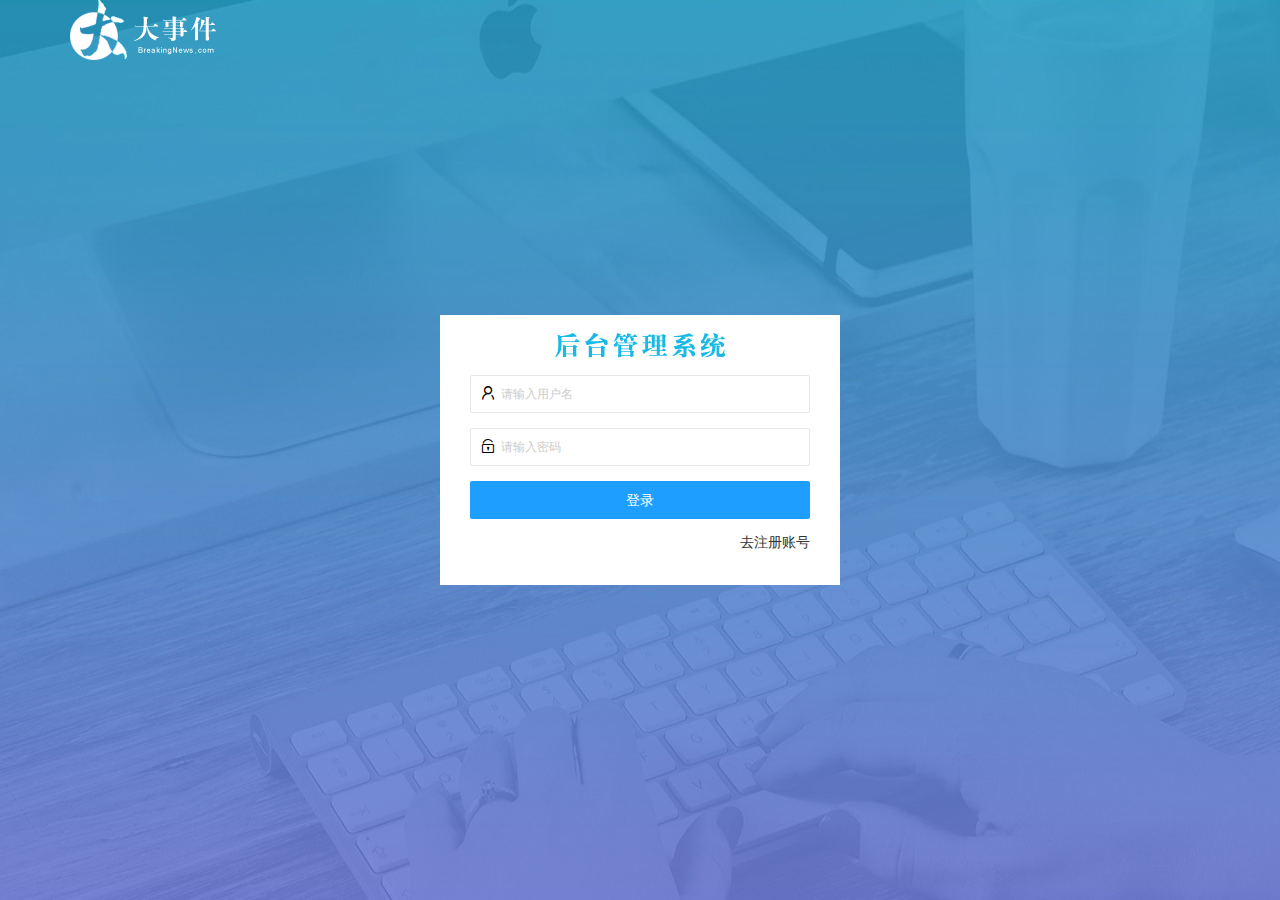
<file: login.html>
<!DOCTYPE html>
<html lang="en">
<head>
    <meta charset="UTF-8">
    <meta http-equiv="X-UA-Compatible" content="IE=edge">
    <meta name="viewport" content="width=device-width, initial-scale=1.0">
    <title>大世界-登录/注册</title>
    <link rel="shortcut icon" href="#" />
    <link rel="stylesheet" href="assets/css/login.css">
    <link rel="stylesheet" href="assets/lib/layui/css/layui.css">
</head>
<body>
    <!-- 头部logo区域 -->
    <div class="layui-main"><img src="assets/images/logo.png" alt=""></div>

    <!-- 登录注册区 -->
    <div class="loginAndRegBox">
        <div class="title-box"></div>
        <!-- 登录的div -->
        <div class="login-box">
            <form id="form_login" class="layui-form" action="">
                <!-- 用户名 -->
                <div class="layui-form-item">

                    <i class="layui-icon layui-icon-username"></i>
                    <input type="text" name="username" required lay-verify="required" placeholder="请输入用户名"
                        autocomplete="off" class="layui-input">

                </div>
                <!-- 密码 -->
                <div class="layui-form-item">
                    <i class="layui-icon layui-icon-password "></i>
                    <input type="password" name="password" required lay-verify="required|pwd" placeholder="请输入密码"
                        autocomplete="off" class="layui-input">
                </div>
                <div class="layui-form-item">
                    <button lay-submit class="layui-btn layui-btn-normal layui-btn-fluid">登录</button>
                </div>
                <div class="layui-form-item links">
                    <a href="javascript:;" id="link_register">去注册账号</a>
                </div>
            </form>

        </div>
        <!-- 注册的div -->
        <div class="register-box">
            <form id="form_reg" class="layui-form" action="" method="post">
                <!-- 用户名 -->
                <div class="layui-form-item">
                    <i class="layui-icon layui-icon-username"></i>
                    <input type="text" name="username" required lay-verify="required|username" placeholder="请输入用户名"
                        autocomplete="off" class="layui-input">
                </div>
                <!-- 密码 -->
                <div class="layui-form-item">
                    <i class="layui-icon layui-icon-password "></i>
                    <input type="password" name="password" required lay-verify="required|pwd" placeholder="请输入密码"
                        autocomplete="off" class="layui-input">
                </div>
                <!-- 确认密码 -->
                <div class="layui-form-item">
                    <i class="layui-icon layui-icon-password "></i>
                    <input type="password" name="password" required lay-verify="required|pwd|repwd" placeholder="请确认密码"
                        autocomplete="off" class="layui-input">
                </div>
                <div class="layui-form-item">
                    <button lay-submit class="layui-btn layui-btn-normal layui-btn-fluid">注册</button>
                </div>
                <div class="layui-form-item links">
                    <a href="javascript:;" id="link-login">去登录</a>
                </div>
            </form>

        </div>
    </div>

    <!-- 导入layui.js -->
    <script src="assets/lib/layui/layui.all.js"></script>
    <!-- 导入jquery -->
    <script src="assets/lib/jquery.js"></script>
    <!-- 导入baseAPI.js -->
    <script src="assets/js/baseAPI.js"></script>
    <!-- 导入自己的js脚本 -->
    <script src="assets/js/login.js"></script>
</body>
</html>
</file>
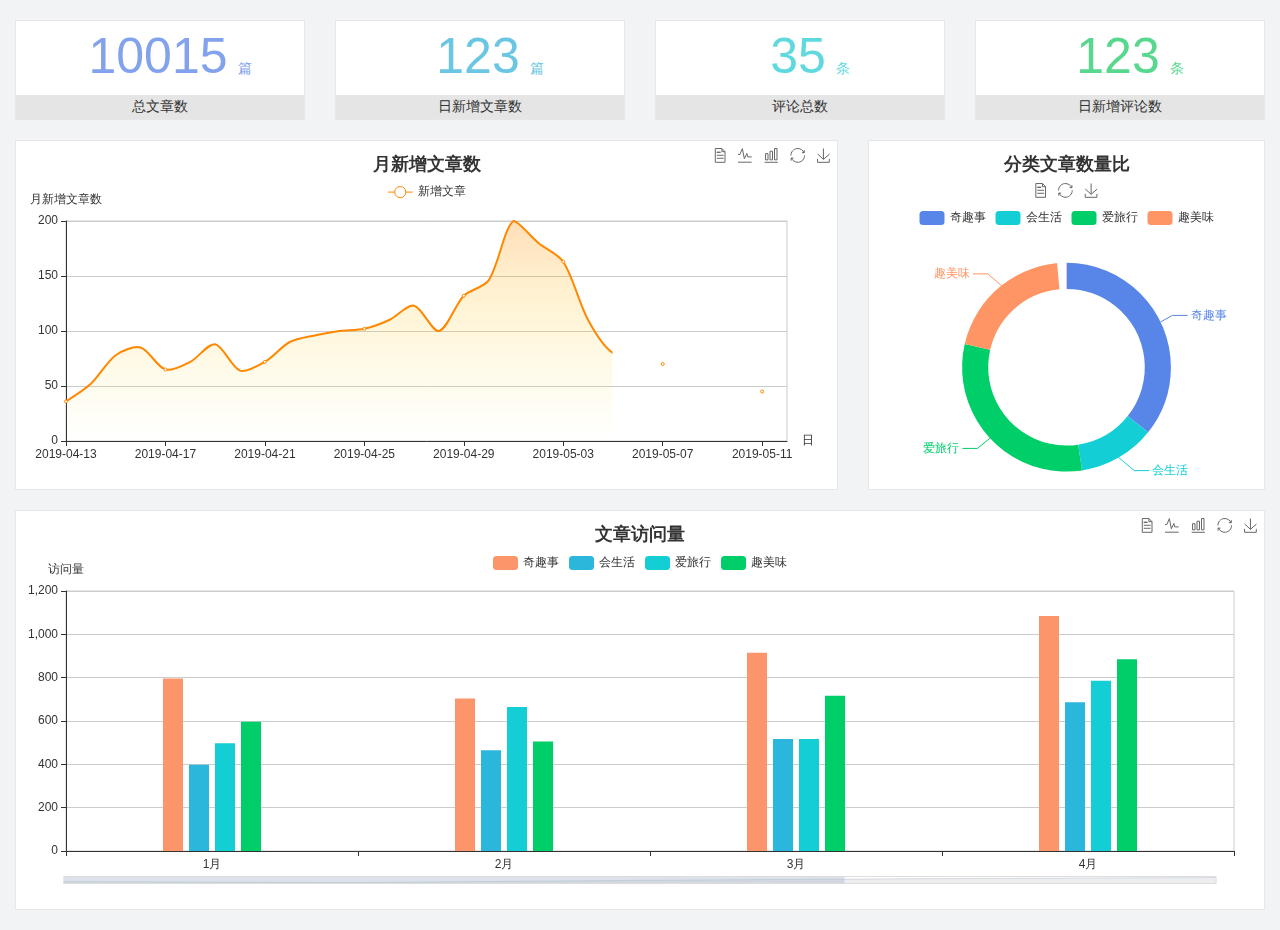
<file: home/dashboard.html>
<!DOCTYPE html>
<html lang="en">

<head>
  <meta charset="UTF-8">
  <meta name="viewport" content="width=device-width, initial-scale=1.0">
  <meta http-equiv="X-UA-Compatible" content="ie=edge">
  <title>图表统计</title>
  <link rel="stylesheet" href="../../assets/lib/bootstrap.css" />
  <link rel="stylesheet" href="../../assets/lib/main.css" />
  <script src="../../assets/lib/jquery.js"></script>
  <script type="text/javascript" src="../../assets/lib/echarts.min.js"></script>
</head>

<body>
  <div class="container-fluid">
    <div class="row spannel_list">
      <div class="col-sm-3 col-xs-6">
        <div class="spannel">
          <em>10015</em><span>篇</span>
          <b>总文章数</b>
        </div>
      </div>
      <div class="col-sm-3 col-xs-6">
        <div class="spannel scolor01">
          <em>123</em><span>篇</span>
          <b>日新增文章数</b>
        </div>
      </div>
      <div class="col-sm-3 col-xs-6">
        <div class="spannel scolor02">
          <em>35</em><span>条</span>
          <b>评论总数</b>
        </div>
      </div>
      <div class="col-sm-3 col-xs-6">
        <div class="spannel scolor03">
          <em>123</em><span>条</span>
          <b>日新增评论数</b>
        </div>
      </div>
    </div>
  </div>

  <div class="container-fluid">
    <div class="row curve-pie">
      <div class="col-lg-8 col-md-8">
        <div class="gragh_pannel" id="curve_show"></div>
      </div>
      <div class="col-lg-4 col-md-4">
        <div class="gragh_pannel" id="pie_show"></div>
      </div>
    </div>
  </div>

  <div class="container-fluid">
    <div class="column_pannel" id="column_show"></div>
  </div>

  <script>
    var oChart = echarts.init(document.getElementById('curve_show'));
    var aList_all = [
      { 'count': 36, 'date': '2019-04-13' },
      { 'count': 52, 'date': '2019-04-14' },
      { 'count': 78, 'date': '2019-04-15' },
      { 'count': 85, 'date': '2019-04-16' },
      { 'count': 65, 'date': '2019-04-17' },
      { 'count': 72, 'date': '2019-04-18' },
      { 'count': 88, 'date': '2019-04-19' },
      { 'count': 64, 'date': '2019-04-20' },
      { 'count': 72, 'date': '2019-04-21' },
      { 'count': 90, 'date': '2019-04-22' },
      { 'count': 96, 'date': '2019-04-23' },
      { 'count': 100, 'date': '2019-04-24' },
      { 'count': 102, 'date': '2019-04-25' },
      { 'count': 110, 'date': '2019-04-26' },
      { 'count': 123, 'date': '2019-04-27' },
      { 'count': 100, 'date': '2019-04-28' },
      { 'count': 132, 'date': '2019-04-29' },
      { 'count': 146, 'date': '2019-04-30' },
      { 'count': 200, 'date': '2019-05-01' },
      { 'count': 180, 'date': '2019-05-02' },
      { 'count': 163, 'date': '2019-05-03' },
      { 'count': 110, 'date': '2019-05-04' },
      { 'count': 80, 'date': '2019-05-05' },
      { 'count': 82, 'date': '2019-05-06' },
      { 'count': 70, 'date': '2019-05-07' },
      { 'count': 65, 'date': '2019-05-08' },
      { 'count': 54, 'date': '2019-05-09' },
      { 'count': 40, 'date': '2019-05-10' },
      { 'count': 45, 'date': '2019-05-11' },
      { 'count': 38, 'date': '2019-05-12' },
    ];

    let aCount = [];
    let aDate = [];

    for (var i = 0; i < aList_all.length; i++) {
      aCount.push(aList_all[i].count);
      aDate.push(aList_all[i].date);
    }

    var chartopt = {
      title: {
        text: '月新增文章数',
        left: 'center',
        top: '10'
      },
      tooltip: {
        trigger: 'axis'
      },
      legend: {
        data: ['新增文章'],
        top: '40'
      },
      toolbox: {
        show: true,
        feature: {
          mark: { show: true },
          dataView: { show: true, readOnly: false },
          magicType: { show: true, type: ['line', 'bar'] },
          restore: { show: true },
          saveAsImage: { show: true }
        }
      },
      calculable: true,
      xAxis: [
        {
          name: '日',
          type: 'category',
          boundaryGap: false,
          data: aDate
        }
      ],
      yAxis: [
        {
          name: '月新增文章数',
          type: 'value'
        }
      ],
      series: [
        {
          name: '新增文章',
          type: 'line',
          smooth: true,
          itemStyle: { normal: { areaStyle: { type: 'default' }, color: '#f80' }, lineStyle: { color: '#f80' } },
          data: aCount
        }],
      areaStyle: {
        normal: {
          color: new echarts.graphic.LinearGradient(0, 0, 0, 1, [{
            offset: 0,
            color: 'rgba(255,136,0,0.39)'
          }, {
            offset: .34,
            color: 'rgba(255,180,0,0.25)'
          }, {
            offset: 1,
            color: 'rgba(255,222,0,0.00)'
          }])

        }
      },
      grid: {
        show: true,
        x: 50,
        x2: 50,
        y: 80,
        height: 220
      }
    };

    oChart.setOption(chartopt);


    var oPie = echarts.init(document.getElementById('pie_show'));
    var oPieopt =
    {
      title: {
        top: 10,
        text: '分类文章数量比',
        x: 'center'
      },
      tooltip: {
        trigger: 'item',
        formatter: "{a} <br/>{b} : {c} ({d}%)"
      },
      color: ['#5885e8', '#13cfd5', '#00ce68', '#ff9565'],
      legend: {
        x: 'center',
        top: 65,
        data: ['奇趣事', '会生活', '爱旅行', '趣美味']
      },
      toolbox: {
        show: true,
        x: 'center',
        top: 35,
        feature: {
          mark: { show: true },
          dataView: { show: true, readOnly: false },
          magicType: {
            show: true,
            type: ['pie', 'funnel'],
            option: {
              funnel: {
                x: '25%',
                width: '50%',
                funnelAlign: 'left',
                max: 1548
              }
            }
          },
          restore: { show: true },
          saveAsImage: { show: true }
        }
      },
      calculable: true,
      series: [
        {
          name: '访问来源',
          type: 'pie',
          radius: ['45%', '60%'],
          center: ['50%', '65%'],
          data: [
            { value: 300, name: '奇趣事' },
            { value: 100, name: '会生活' },
            { value: 260, name: '爱旅行' },
            { value: 180, name: '趣美味' }
          ]
        }
      ]
    };
    oPie.setOption(oPieopt);



    var oColumn = this.echarts.init(document.getElementById('column_show'));
    var oColumnopt =
    {
      title: {
        text: '文章访问量',
        left: 'center',
        top: '10'
      },
      tooltip: {
        trigger: 'axis'
      },
      legend: {
        data: ['奇趣事', '会生活', '爱旅行', '趣美味'],
        top: '40'
      },
      toolbox: {
        show: true,
        feature: {
          mark: { show: true },
          dataView: { show: true, readOnly: false },
          magicType: { show: true, type: ['line', 'bar'] },
          restore: { show: true },
          saveAsImage: { show: true }
        }
      },
      calculable: true,
      xAxis: [
        {
          type: 'category',
          data: ['1月', '2月', '3月', '4月', '5月']
        }
      ],
      yAxis: [
        {
          name: '访问量',
          type: 'value'
        }
      ],
      series: [
        {
          name: '奇趣事',
          type: 'bar',
          barWidth: 20,
          itemStyle: {
            normal: { areaStyle: { type: 'default' }, color: '#fd956a' }
          },
          data: [800, 708, 920, 1090, 1200]
        },
        {
          name: '会生活',
          type: 'bar',
          barWidth: 20,
          itemStyle: {
            normal: { areaStyle: { type: 'default' }, color: '#2bb6db' }
          },
          data: [400, 468, 520, 690, 800]
        },
        {
          name: '爱旅行',
          type: 'bar',
          barWidth: 20,
          itemStyle: {
            normal: { areaStyle: { type: 'default' }, color: '#13cfd5' }
          },
          data: [500, 668, 520, 790, 900]
        },
        {
          name: '趣美味',
          type: 'bar',
          barWidth: 20,
          itemStyle: {
            normal: { areaStyle: { type: 'default' }, color: '#00ce68' }
          },
          data: [600, 508, 720, 890, 1000]
        }
      ],
      grid: {
        show: true,
        x: 50,
        x2: 30,
        y: 80,
        height: 260
      },
      dataZoom: [//给x轴设置滚动条
        {
          start: 0,//默认为0
          end: 100 - 1000 / 31,//默认为100
          type: 'slider',
          show: true,
          xAxisIndex: [0],
          handleSize: 0,//滑动条的 左右2个滑动条的大小
          height: 8,//组件高度
          left: 45, //左边的距离
          right: 50,//右边的距离
          bottom: 26,//右边的距离
          handleColor: '#ddd',//h滑动图标的颜色
          handleStyle: {
            borderColor: "#cacaca",
            borderWidth: "1",
            shadowBlur: 2,
            background: "#ddd",
            shadowColor: "#ddd",
          }
        }]
    };
    oColumn.setOption(oColumnopt);
  </script>
</body>

</html>
</file>
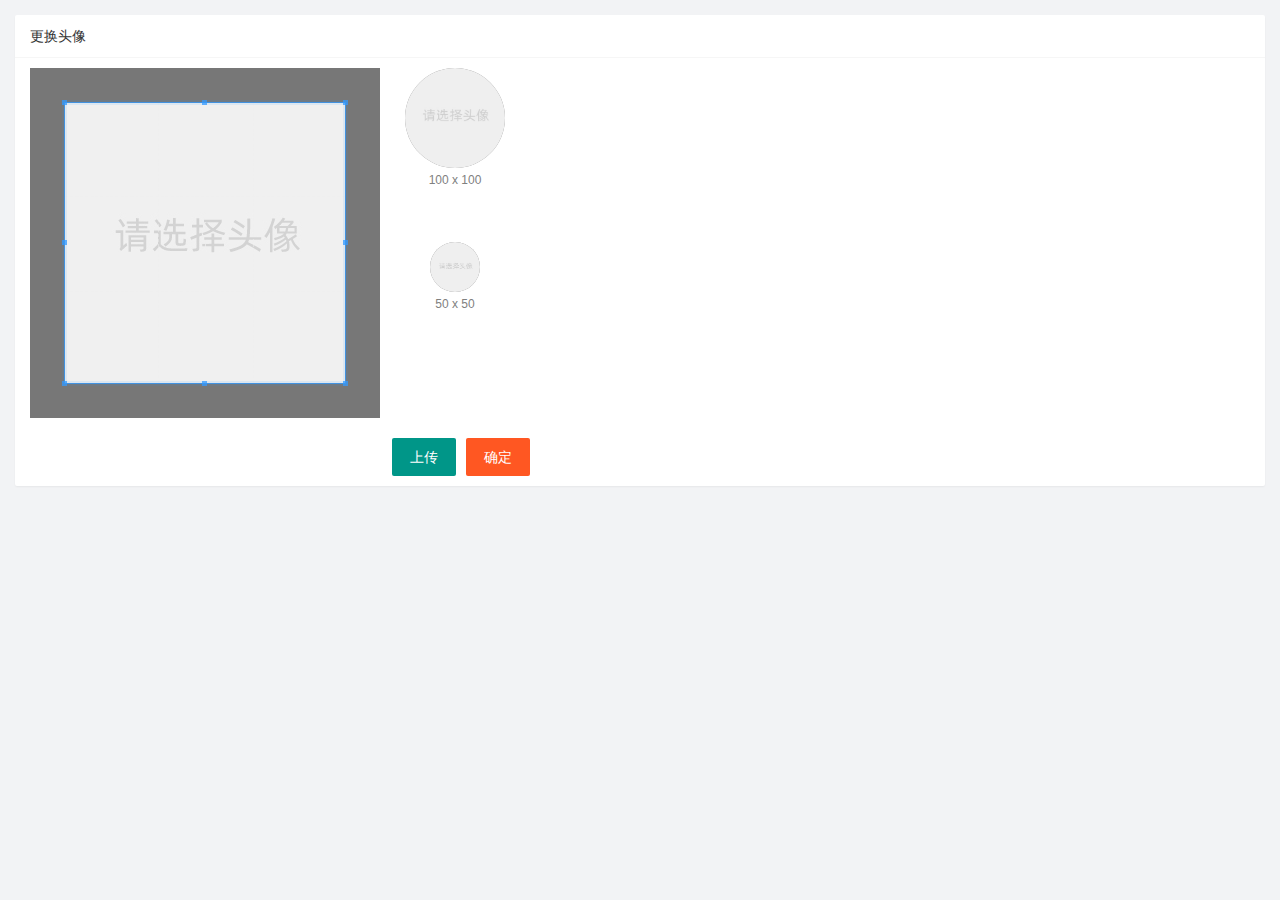
<file: user/user_avatar.html>
<!DOCTYPE html>
<html lang="en">
<head>
    <meta charset="UTF-8">
    <meta http-equiv="X-UA-Compatible" content="IE=edge">
    <meta name="viewport" content="width=device-width, initial-scale=1.0">
    <title>更换头像</title>
    <link rel="stylesheet" href="../assets/lib/cropper/cropper.css" />
    <!-- 导入layui的样式表  -->
    <link rel="stylesheet" href="../assets/lib/layui/css/layui.css">
    <!-- 导入第三方字体样式表 -->
    <link rel="stylesheet" href="../assets/fonts/iconfont.css">
    <!-- 导入自己的样式库 -->
    <link rel="stylesheet" href="../assets/css/user/user_avatar.css">
</head>
<body>
    <div class="layui-card">
        <div class="layui-card-header">更换头像</div>
        <div class="layui-card-body">
            <!-- 第一行的图片裁剪和预览区域 -->
            <div class="row1">
                <!-- 图片裁剪区域 -->
                <div class="cropper-box">
                    <!-- 这个 img 标签很重要，将来会把它初始化为裁剪区域 -->
                    <img id="image" src="/assets/images/avatar.jpg" />
                </div>
                <!-- 图片的预览区域 -->
                <div class="preview-box">
                    <div>
                        <!-- 宽高为 100px 的预览区域 -->
                        <div class="img-preview w100"></div>
                        <p class="size">100 x 100</p>
                    </div>
                    <div>
                        <!-- 宽高为 50px 的预览区域 -->
                        <div class="img-preview w50"></div>
                        <p class="size">50 x 50</p>
                    </div>
                </div>
            </div>

            <!-- 第二行的按钮区域 -->
            <div class="row2">
                <!-- 通过accept属性，可以指定，允许用户选择什么类型的文件 -->
                <input type="file" id="file" class="file" accept="image/png,image/jpeg">
                <button type="button" class="layui-btn" id="btnSend">上传</button>
                <button type="button" class="layui-btn layui-btn-danger" id="btnUpload">确定</button>
            </div>
        </div>
    </div>


    <!-- 导入layui.js -->
    <script src="../assets/lib/layui/layui.all.js"></script>
    <!-- 导入jquery -->
    <script src="../assets/lib/jquery.js"></script>
    <script src="../assets/lib/cropper/Cropper.js"></script>
    <script src="../assets/lib/cropper/jquery-cropper.js"></script>
    <!-- 导入baseAPI.js -->
    <script src="../assets/js/baseAPI.js"></script>
    <!-- 导入自己的js脚本 -->
    <script src="../assets/js/user/user_avatar.js"></script>
</body>
</html>
</file>
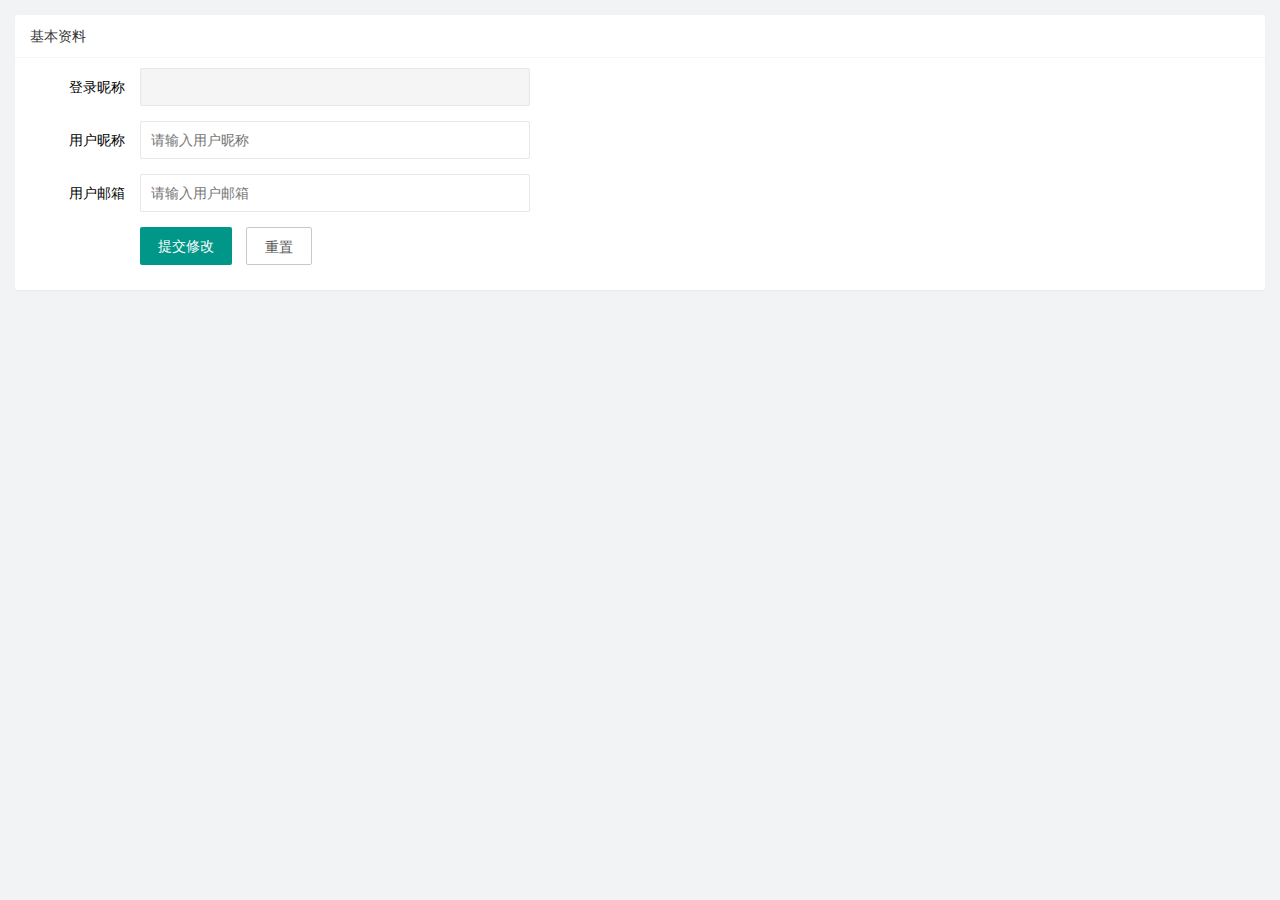
<file: user/user_info.html>
<!DOCTYPE html>
<html lang="en">
<head>
    <meta charset="UTF-8">
    <meta http-equiv="X-UA-Compatible" content="IE=edge">
    <meta name="viewport" content="width=device-width, initial-scale=1.0">
    <title>个人信息</title>
    <!-- 导入layui的样式表  -->
    <link rel="stylesheet" href="../assets/lib/layui/css/layui.css">
    <!-- 导入自己的css样式 -->
    <link rel="stylesheet" href="../assets/css/user/user_info.css">
</head>
<body>
    <!-- 基本资料——卡片区 -->
    <div class="layui-card">
        <div class="layui-card-header">基本资料</div>
        <div class="layui-card-body">
            <!-- form表单区域 -->
            <form class="layui-form" action="" lay-filter="formUserInfo">
                <!-- 隐藏域 -->
                <input type="hidden" name="id" value="">
                <!-- 隐藏域 End-->
                <div class="layui-form-item">
                    <label class="layui-form-label">登录昵称</label>
                    <div class="layui-input-block">
                        <input type="text" name="username" required lay-verify="required" autocomplete="off"
                            class="layui-input" readonly>
                    </div>
                </div>
                <div class="layui-form-item">
                    <label class="layui-form-label">用户昵称</label>
                    <div class="layui-input-block">
                        <input type="text" name="nickname" required lay-verify="required|nickname" placeholder="请输入用户昵称"
                            autocomplete="off" class="layui-input">
                    </div>
                </div>
                <div class="layui-form-item">
                    <label class="layui-form-label">用户邮箱</label>
                    <div class="layui-input-block">
                        <input type="text" name="email" required lay-verify="required|email" placeholder="请输入用户邮箱"
                            autocomplete="off" class="layui-input">
                    </div>
                </div>
                <div class="layui-form-item">
                    <div class="layui-input-block">
                        <button class="layui-btn" lay-submit lay-filter="formDemo">提交修改</button>
                        <button type="reset" class="layui-btn layui-btn-primary" id="btnReset">重置</button>
                    </div>
                </div>
            </form>
            <!-- form表单区域 End-->
        </div>
    </div>
    <!-- 基本资料——卡片区 End-->

    <!-- 导入jquery -->
    <script src="../assets/lib/jquery.js"></script>
    <!-- 导入layui.js -->
    <script src="../assets/lib/layui/layui.all.js"></script>

    <!-- 导入baseAPI.js -->
    <script src="../assets/js/baseAPI.js"></script>
    <!-- 导入自己的js脚本 -->
    <script src="../assets/js/user/user_info.js"></script>
</body>
</html>
</file>
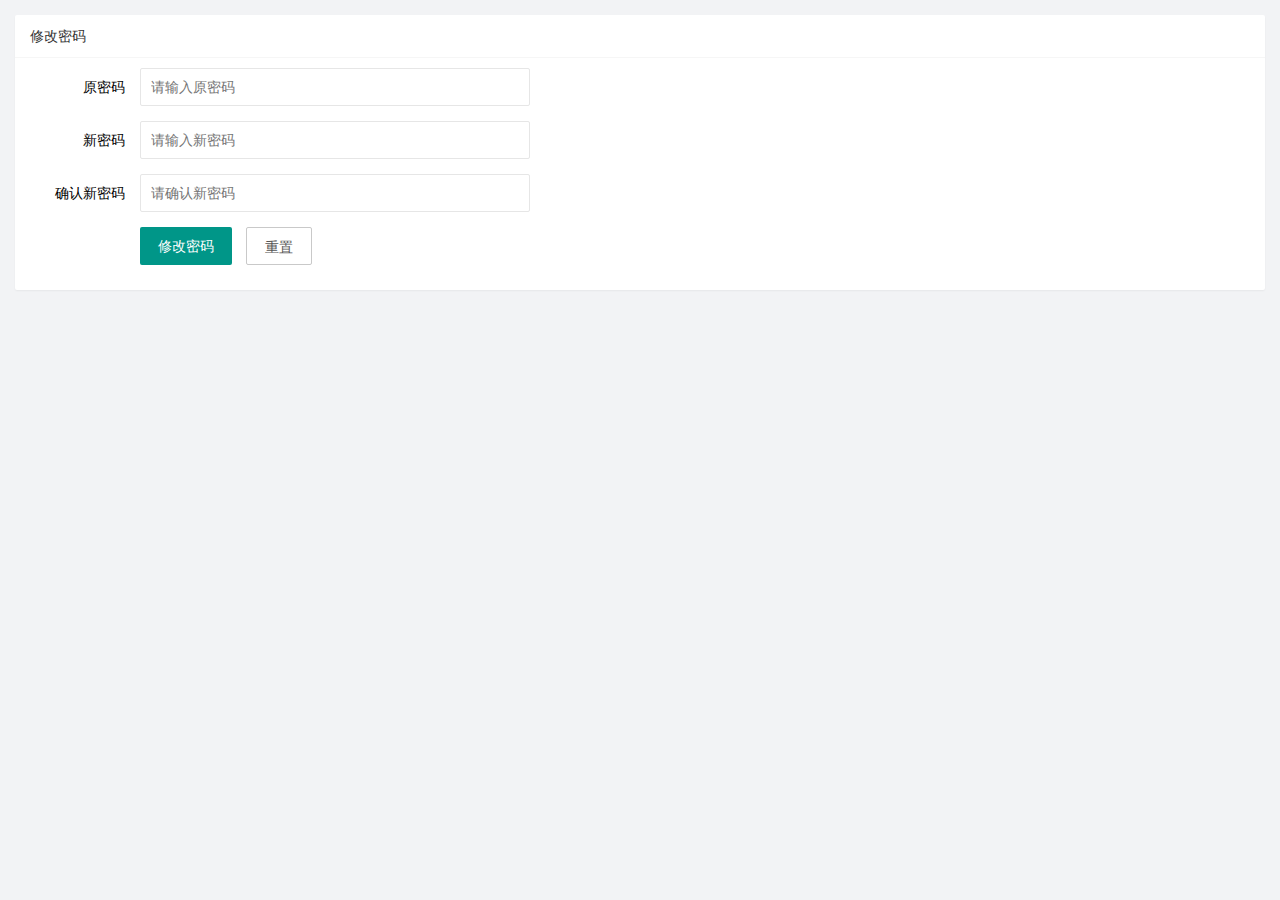
<file: user/user_pwd.html>
<!DOCTYPE html>
<html lang="en">
<head>
    <meta charset="UTF-8">
    <meta http-equiv="X-UA-Compatible" content="IE=edge">
    <meta name="viewport" content="width=device-width, initial-scale=1.0">
    <title>个人信息</title>
    <!-- 导入layui的样式表  -->
    <link rel="stylesheet" href="../assets/lib/layui/css/layui.css">
    <!-- 导入自己的css样式 -->
    <link rel="stylesheet" href="../assets/css/user/user_pwd.css">
</head>
<body>
    <!-- 基本资料——卡片区 -->
    <div class="layui-card">
        <div class="layui-card-header">修改密码</div>
        <div class="layui-card-body">
            <!-- form表单区域 -->
            <form class="layui-form" action="" lay-filter="formUserInfo">
                <!-- 隐藏域 -->
                <input type="hidden" name="id" value="">
                <!-- 隐藏域 End-->
                <div class="layui-form-item">
                    <label class="layui-form-label">原密码</label>
                    <div class="layui-input-block">
                        <input type="password" name="oldPwd" required lay-verify="required|pwd" placeholder="请输入原密码"
                            autocomplete="off" class="layui-input">
                    </div>
                </div>
                <div class="layui-form-item">
                    <label class="layui-form-label">新密码</label>
                    <div class="layui-input-block">
                        <input type="password" name="newPwd" required lay-verify="required|samePwd" placeholder="请输入新密码"
                            autocomplete="off" class="layui-input">
                    </div>
                </div>
                <div class="layui-form-item">
                    <label class="layui-form-label">确认新密码</label>
                    <div class="layui-input-block">
                        <input type="password" name="rePwd" required lay-verify="required|rePwd" placeholder="请确认新密码"
                            autocomplete="off" class="layui-input">
                    </div>
                </div>
                <div class="layui-form-item">
                    <div class="layui-input-block">
                        <button class="layui-btn" lay-submit lay-filter="formDemo">修改密码</button>
                        <button type="reset" class="layui-btn layui-btn-primary" id="btnReset">重置</button>
                    </div>
                </div>
            </form>
            <!-- form表单区域 End-->
        </div>
    </div>
    <!-- 基本资料——卡片区 End-->

    <!-- 导入jquery -->
    <script src="../assets/lib/jquery.js"></script>
    <!-- 导入layui.js -->
    <script src="../assets/lib/layui/layui.all.js"></script>

    <!-- 导入baseAPI.js -->
    <script src="../assets/js/baseAPI.js"></script>
    <!-- 导入自己的js脚本 -->
    <script src="../assets/js/user/user_pwd.js"></script>
</body>
</html>
</file>
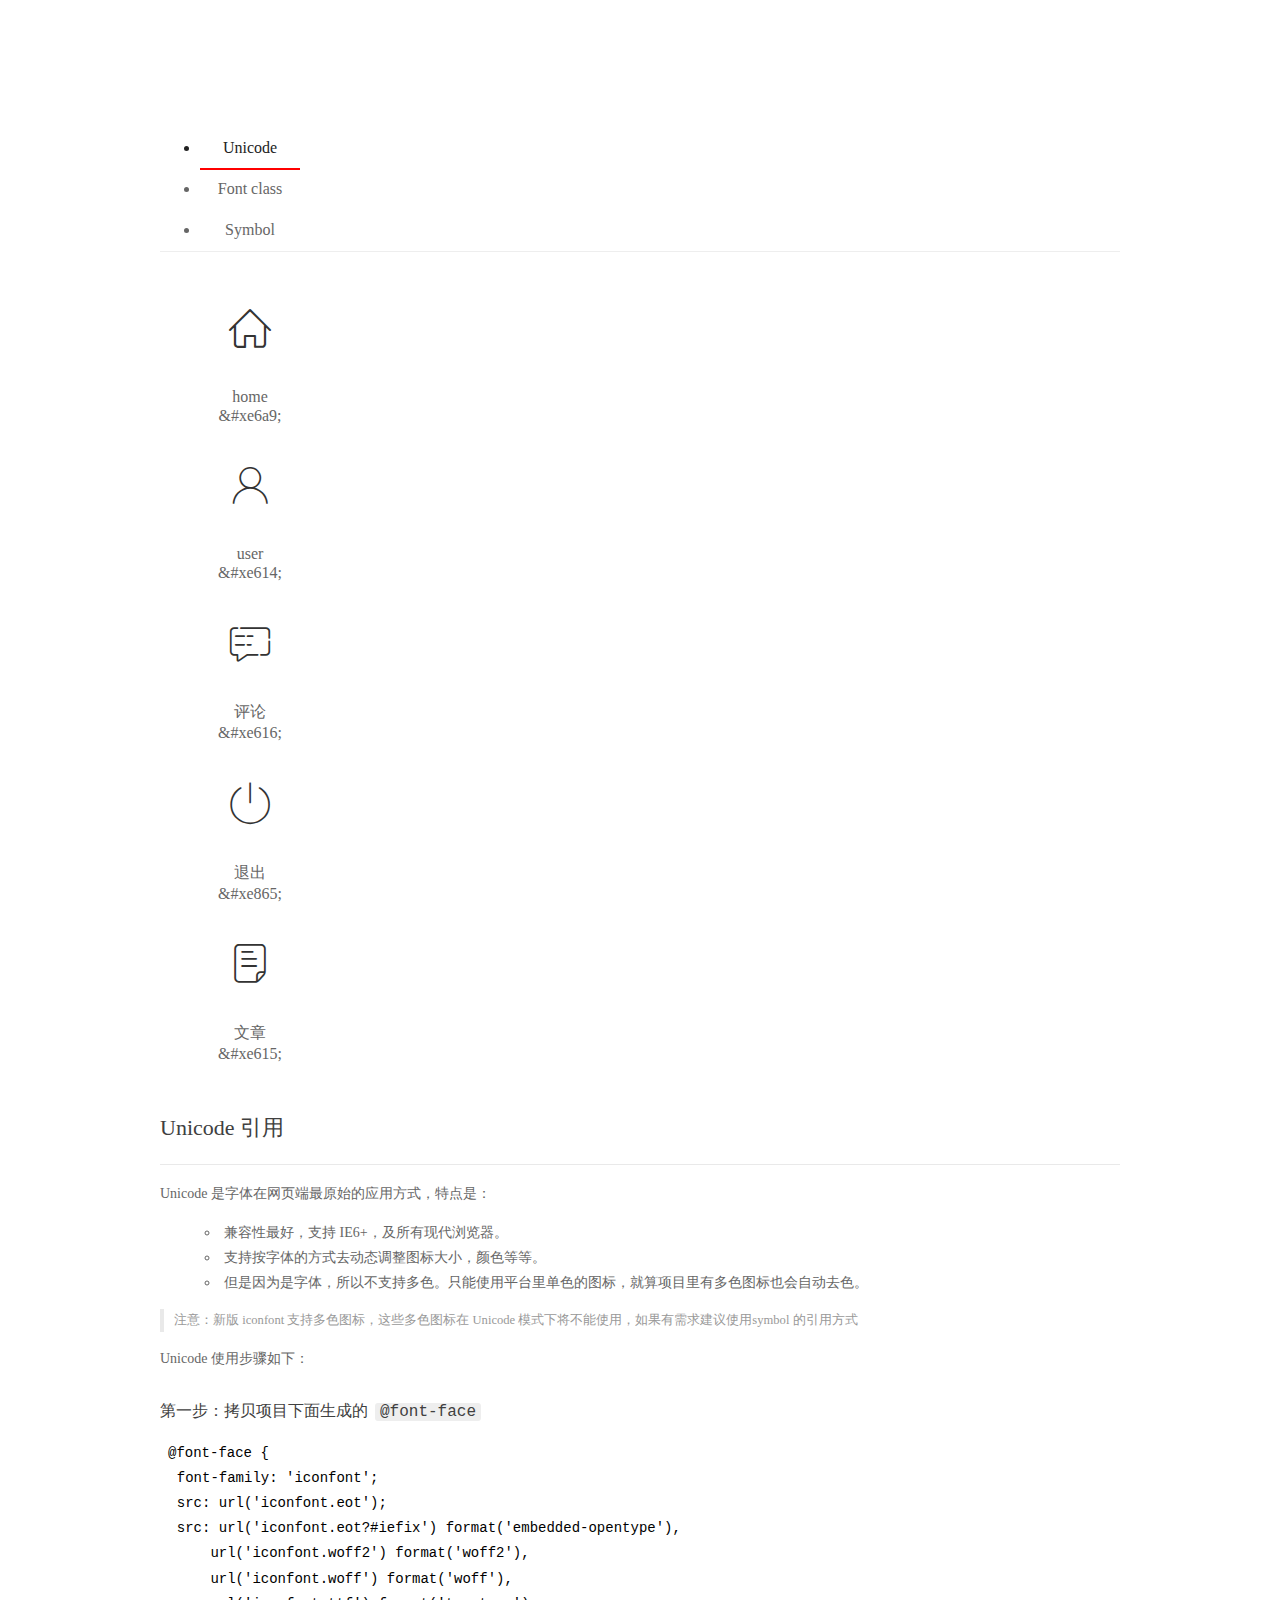
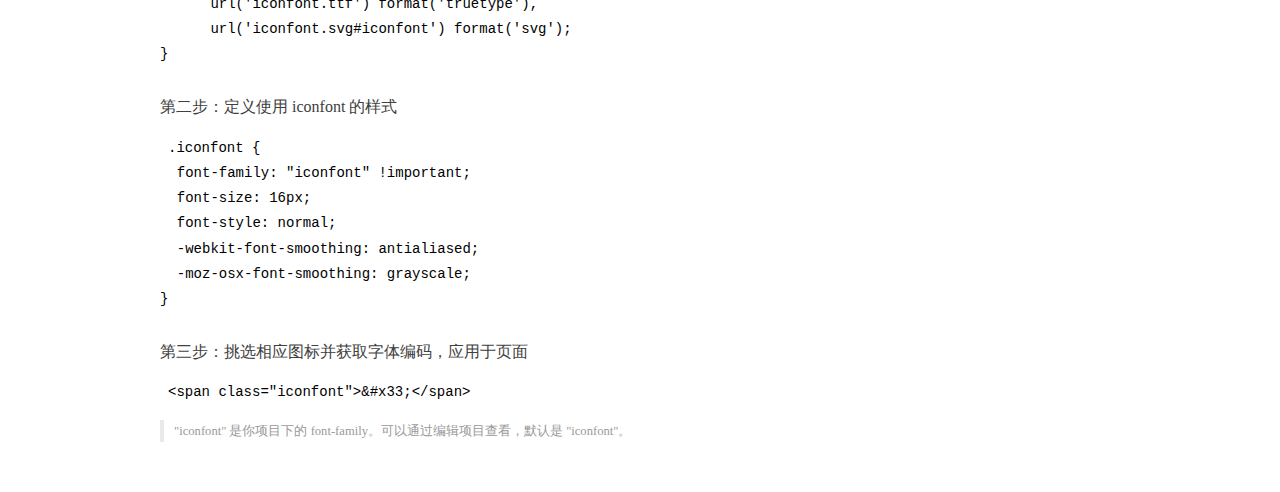
<file: assets/fonts/demo_index.html>
<!DOCTYPE html>
<html>
<head>
  <meta charset="utf-8"/>
  <title>IconFont Demo</title>
  <link rel="shortcut icon" href="https://gtms04.alicdn.com/tps/i4/TB1_oz6GVXXXXaFXpXXJDFnIXXX-64-64.ico" type="image/x-icon"/>
  <link rel="stylesheet" href="https://g.alicdn.com/thx/cube/1.3.2/cube.min.css">
  <link rel="stylesheet" href="demo.css">
  <link rel="stylesheet" href="iconfont.css">
  <script src="iconfont.js"></script>
  <!-- jQuery -->
  <script src="https://a1.alicdn.com/oss/uploads/2018/12/26/7bfddb60-08e8-11e9-9b04-53e73bb6408b.js"></script>
  <!-- 代码高亮 -->
  <script src="https://a1.alicdn.com/oss/uploads/2018/12/26/a3f714d0-08e6-11e9-8a15-ebf944d7534c.js"></script>
</head>
<body>
  <div class="main">
    <h1 class="logo"><a href="https://www.iconfont.cn/" title="iconfont 首页" target="_blank">&#xe86b;</a></h1>
    <div class="nav-tabs">
      <ul id="tabs" class="dib-box">
        <li class="dib active"><span>Unicode</span></li>
        <li class="dib"><span>Font class</span></li>
        <li class="dib"><span>Symbol</span></li>
      </ul>
      
    </div>
    <div class="tab-container">
      <div class="content unicode" style="display: block;">
          <ul class="icon_lists dib-box">
          
            <li class="dib">
              <span class="icon iconfont">&#xe6a9;</span>
                <div class="name">home</div>
                <div class="code-name">&amp;#xe6a9;</div>
              </li>
          
            <li class="dib">
              <span class="icon iconfont">&#xe614;</span>
                <div class="name">user</div>
                <div class="code-name">&amp;#xe614;</div>
              </li>
          
            <li class="dib">
              <span class="icon iconfont">&#xe616;</span>
                <div class="name">评论</div>
                <div class="code-name">&amp;#xe616;</div>
              </li>
          
            <li class="dib">
              <span class="icon iconfont">&#xe865;</span>
                <div class="name">退出</div>
                <div class="code-name">&amp;#xe865;</div>
              </li>
          
            <li class="dib">
              <span class="icon iconfont">&#xe615;</span>
                <div class="name">文章</div>
                <div class="code-name">&amp;#xe615;</div>
              </li>
          
          </ul>
          <div class="article markdown">
          <h2 id="unicode-">Unicode 引用</h2>
          <hr>

          <p>Unicode 是字体在网页端最原始的应用方式，特点是：</p>
          <ul>
            <li>兼容性最好，支持 IE6+，及所有现代浏览器。</li>
            <li>支持按字体的方式去动态调整图标大小，颜色等等。</li>
            <li>但是因为是字体，所以不支持多色。只能使用平台里单色的图标，就算项目里有多色图标也会自动去色。</li>
          </ul>
          <blockquote>
            <p>注意：新版 iconfont 支持多色图标，这些多色图标在 Unicode 模式下将不能使用，如果有需求建议使用symbol 的引用方式</p>
          </blockquote>
          <p>Unicode 使用步骤如下：</p>
          <h3 id="-font-face">第一步：拷贝项目下面生成的 <code>@font-face</code></h3>
<pre><code class="language-css"
>@font-face {
  font-family: 'iconfont';
  src: url('iconfont.eot');
  src: url('iconfont.eot?#iefix') format('embedded-opentype'),
      url('iconfont.woff2') format('woff2'),
      url('iconfont.woff') format('woff'),
      url('iconfont.ttf') format('truetype'),
      url('iconfont.svg#iconfont') format('svg');
}
</code></pre>
          <h3 id="-iconfont-">第二步：定义使用 iconfont 的样式</h3>
<pre><code class="language-css"
>.iconfont {
  font-family: "iconfont" !important;
  font-size: 16px;
  font-style: normal;
  -webkit-font-smoothing: antialiased;
  -moz-osx-font-smoothing: grayscale;
}
</code></pre>
          <h3 id="-">第三步：挑选相应图标并获取字体编码，应用于页面</h3>
<pre>
<code class="language-html"
>&lt;span class="iconfont"&gt;&amp;#x33;&lt;/span&gt;
</code></pre>
          <blockquote>
            <p>"iconfont" 是你项目下的 font-family。可以通过编辑项目查看，默认是 "iconfont"。</p>
          </blockquote>
          </div>
      </div>
      <div class="content font-class">
        <ul class="icon_lists dib-box">
          
          <li class="dib">
            <span class="icon iconfont icon-home"></span>
            <div class="name">
              home
            </div>
            <div class="code-name">.icon-home
            </div>
          </li>
          
          <li class="dib">
            <span class="icon iconfont icon-user"></span>
            <div class="name">
              user
            </div>
            <div class="code-name">.icon-user
            </div>
          </li>
          
          <li class="dib">
            <span class="icon iconfont icon-pinglun"></span>
            <div class="name">
              评论
            </div>
            <div class="code-name">.icon-pinglun
            </div>
          </li>
          
          <li class="dib">
            <span class="icon iconfont icon-tuichu"></span>
            <div class="name">
              退出
            </div>
            <div class="code-name">.icon-tuichu
            </div>
          </li>
          
          <li class="dib">
            <span class="icon iconfont icon-16"></span>
            <div class="name">
              文章
            </div>
            <div class="code-name">.icon-16
            </div>
          </li>
          
        </ul>
        <div class="article markdown">
        <h2 id="font-class-">font-class 引用</h2>
        <hr>

        <p>font-class 是 Unicode 使用方式的一种变种，主要是解决 Unicode 书写不直观，语意不明确的问题。</p>
        <p>与 Unicode 使用方式相比，具有如下特点：</p>
        <ul>
          <li>兼容性良好，支持 IE8+，及所有现代浏览器。</li>
          <li>相比于 Unicode 语意明确，书写更直观。可以很容易分辨这个 icon 是什么。</li>
          <li>因为使用 class 来定义图标，所以当要替换图标时，只需要修改 class 里面的 Unicode 引用。</li>
          <li>不过因为本质上还是使用的字体，所以多色图标还是不支持的。</li>
        </ul>
        <p>使用步骤如下：</p>
        <h3 id="-fontclass-">第一步：引入项目下面生成的 fontclass 代码：</h3>
<pre><code class="language-html">&lt;link rel="stylesheet" href="./iconfont.css"&gt;
</code></pre>
        <h3 id="-">第二步：挑选相应图标并获取类名，应用于页面：</h3>
<pre><code class="language-html">&lt;span class="iconfont icon-xxx"&gt;&lt;/span&gt;
</code></pre>
        <blockquote>
          <p>"
            iconfont" 是你项目下的 font-family。可以通过编辑项目查看，默认是 "iconfont"。</p>
        </blockquote>
      </div>
      </div>
      <div class="content symbol">
          <ul class="icon_lists dib-box">
          
            <li class="dib">
                <svg class="icon svg-icon" aria-hidden="true">
                  <use xlink:href="#icon-home"></use>
                </svg>
                <div class="name">home</div>
                <div class="code-name">#icon-home</div>
            </li>
          
            <li class="dib">
                <svg class="icon svg-icon" aria-hidden="true">
                  <use xlink:href="#icon-user"></use>
                </svg>
                <div class="name">user</div>
                <div class="code-name">#icon-user</div>
            </li>
          
            <li class="dib">
                <svg class="icon svg-icon" aria-hidden="true">
                  <use xlink:href="#icon-pinglun"></use>
                </svg>
                <div class="name">评论</div>
                <div class="code-name">#icon-pinglun</div>
            </li>
          
            <li class="dib">
                <svg class="icon svg-icon" aria-hidden="true">
                  <use xlink:href="#icon-tuichu"></use>
                </svg>
                <div class="name">退出</div>
                <div class="code-name">#icon-tuichu</div>
            </li>
          
            <li class="dib">
                <svg class="icon svg-icon" aria-hidden="true">
                  <use xlink:href="#icon-16"></use>
                </svg>
                <div class="name">文章</div>
                <div class="code-name">#icon-16</div>
            </li>
          
          </ul>
          <div class="article markdown">
          <h2 id="symbol-">Symbol 引用</h2>
          <hr>

          <p>这是一种全新的使用方式，应该说这才是未来的主流，也是平台目前推荐的用法。相关介绍可以参考这篇<a href="">文章</a>
            这种用法其实是做了一个 SVG 的集合，与另外两种相比具有如下特点：</p>
          <ul>
            <li>支持多色图标了，不再受单色限制。</li>
            <li>通过一些技巧，支持像字体那样，通过 <code>font-size</code>, <code>color</code> 来调整样式。</li>
            <li>兼容性较差，支持 IE9+，及现代浏览器。</li>
            <li>浏览器渲染 SVG 的性能一般，还不如 png。</li>
          </ul>
          <p>使用步骤如下：</p>
          <h3 id="-symbol-">第一步：引入项目下面生成的 symbol 代码：</h3>
<pre><code class="language-html">&lt;script src="./iconfont.js"&gt;&lt;/script&gt;
</code></pre>
          <h3 id="-css-">第二步：加入通用 CSS 代码（引入一次就行）：</h3>
<pre><code class="language-html">&lt;style&gt;
.icon {
  width: 1em;
  height: 1em;
  vertical-align: -0.15em;
  fill: currentColor;
  overflow: hidden;
}
&lt;/style&gt;
</code></pre>
          <h3 id="-">第三步：挑选相应图标并获取类名，应用于页面：</h3>
<pre><code class="language-html">&lt;svg class="icon" aria-hidden="true"&gt;
  &lt;use xlink:href="#icon-xxx"&gt;&lt;/use&gt;
&lt;/svg&gt;
</code></pre>
          </div>
      </div>

    </div>
  </div>
  <script>
  $(document).ready(function () {
      $('.tab-container .content:first').show()

      $('#tabs li').click(function (e) {
        var tabContent = $('.tab-container .content')
        var index = $(this).index()

        if ($(this).hasClass('active')) {
          return
        } else {
          $('#tabs li').removeClass('active')
          $(this).addClass('active')

          tabContent.hide().eq(index).fadeIn()
        }
      })
    })
  </script>
</body>
</html>
</file>
<file: assets/css/login.css>
html,
body {
  margin: 0;
  padding: 0;
  height: 100%;
  width: 100%;
  background: url(../images/login_bg.jpg) no-repeat;
  background-size: 100% 100%;
}
.loginAndRegBox {
  position: absolute;
  top: 50%;
  left: 50%;
  width: 400px;
  height: 270px;
  background-color: #fff;
  transform: translate(-50%, -50%);
}
.loginAndRegBox .title-box {
  height: 60px;
  background: url(../images/login_title.png) no-repeat center;
}
.loginAndRegBox .register-box {
  display: none;
}
.loginAndRegBox .layui-form {
  padding: 0 30px;
}
.loginAndRegBox .layui-form .links {
  float: right;
}
.loginAndRegBox .layui-form .layui-form-item {
  position: relative;
}
.loginAndRegBox .layui-form .layui-form-item i {
  position: absolute;
  top: 10px;
  left: 10px;
}
.loginAndRegBox .layui-form .layui-form-item input {
  padding: 0 30px;
  font-size: 12px;
}
.loginAndRegBox .layui-form .layui-form-item input::placeholder {
  color: #ccc;
}
</file>
<file: assets/lib/layui/css/layui.css>
/** layui-v2.5.5 MIT License By https://www.layui.com */
 .layui-inline,img{display:inline-block;vertical-align:middle}h1,h2,h3,h4,h5,h6{font-weight:400}.layui-edge,.layui-header,.layui-inline,.layui-main{position:relative}.layui-body,.layui-edge,.layui-elip{overflow:hidden}.layui-btn,.layui-edge,.layui-inline,img{vertical-align:middle}.layui-btn,.layui-disabled,.layui-icon,.layui-unselect{-moz-user-select:none;-webkit-user-select:none;-ms-user-select:none}.layui-elip,.layui-form-checkbox span,.layui-form-pane .layui-form-label{text-overflow:ellipsis;white-space:nowrap}.layui-breadcrumb,.layui-tree-btnGroup{visibility:hidden}blockquote,body,button,dd,div,dl,dt,form,h1,h2,h3,h4,h5,h6,input,li,ol,p,pre,td,textarea,th,ul{margin:0;padding:0;-webkit-tap-highlight-color:rgba(0,0,0,0)}a:active,a:hover{outline:0}img{border:none}li{list-style:none}table{border-collapse:collapse;border-spacing:0}h4,h5,h6{font-size:100%}button,input,optgroup,option,select,textarea{font-family:inherit;font-size:inherit;font-style:inherit;font-weight:inherit;outline:0}pre{white-space:pre-wrap;white-space:-moz-pre-wrap;white-space:-pre-wrap;white-space:-o-pre-wrap;word-wrap:break-word}body{line-height:24px;font:14px Helvetica Neue,Helvetica,PingFang SC,Tahoma,Arial,sans-serif}hr{height:1px;margin:10px 0;border:0;clear:both}a{color:#333;text-decoration:none}a:hover{color:#777}a cite{font-style:normal;*cursor:pointer}.layui-border-box,.layui-border-box *{box-sizing:border-box}.layui-box,.layui-box *{box-sizing:content-box}.layui-clear{clear:both;*zoom:1}.layui-clear:after{content:'\20';clear:both;*zoom:1;display:block;height:0}.layui-inline{*display:inline;*zoom:1}.layui-edge{display:inline-block;width:0;height:0;border-width:6px;border-style:dashed;border-color:transparent}.layui-edge-top{top:-4px;border-bottom-color:#999;border-bottom-style:solid}.layui-edge-right{border-left-color:#999;border-left-style:solid}.layui-edge-bottom{top:2px;border-top-color:#999;border-top-style:solid}.layui-edge-left{border-right-color:#999;border-right-style:solid}.layui-disabled,.layui-disabled:hover{color:#d2d2d2!important;cursor:not-allowed!important}.layui-circle{border-radius:100%}.layui-show{display:block!important}.layui-hide{display:none!important}@font-face{font-family:layui-icon;src:url(../font/iconfont.eot?v=250);src:url(../font/iconfont.eot?v=250#iefix) format('embedded-opentype'),url(../font/iconfont.woff2?v=250) format('woff2'),url(../font/iconfont.woff?v=250) format('woff'),url(../font/iconfont.ttf?v=250) format('truetype'),url(../font/iconfont.svg?v=250#layui-icon) format('svg')}.layui-icon{font-family:layui-icon!important;font-size:16px;font-style:normal;-webkit-font-smoothing:antialiased;-moz-osx-font-smoothing:grayscale}.layui-icon-reply-fill:before{content:"\e611"}.layui-icon-set-fill:before{content:"\e614"}.layui-icon-menu-fill:before{content:"\e60f"}.layui-icon-search:before{content:"\e615"}.layui-icon-share:before{content:"\e641"}.layui-icon-set-sm:before{content:"\e620"}.layui-icon-engine:before{content:"\e628"}.layui-icon-close:before{content:"\1006"}.layui-icon-close-fill:before{content:"\1007"}.layui-icon-chart-screen:before{content:"\e629"}.layui-icon-star:before{content:"\e600"}.layui-icon-circle-dot:before{content:"\e617"}.layui-icon-chat:before{content:"\e606"}.layui-icon-release:before{content:"\e609"}.layui-icon-list:before{content:"\e60a"}.layui-icon-chart:before{content:"\e62c"}.layui-icon-ok-circle:before{content:"\1005"}.layui-icon-layim-theme:before{content:"\e61b"}.layui-icon-table:before{content:"\e62d"}.layui-icon-right:before{content:"\e602"}.layui-icon-left:before{content:"\e603"}.layui-icon-cart-simple:before{content:"\e698"}.layui-icon-face-cry:before{content:"\e69c"}.layui-icon-face-smile:before{content:"\e6af"}.layui-icon-survey:before{content:"\e6b2"}.layui-icon-tree:before{content:"\e62e"}.layui-icon-upload-circle:before{content:"\e62f"}.layui-icon-add-circle:before{content:"\e61f"}.layui-icon-download-circle:before{content:"\e601"}.layui-icon-templeate-1:before{content:"\e630"}.layui-icon-util:before{content:"\e631"}.layui-icon-face-surprised:before{content:"\e664"}.layui-icon-edit:before{content:"\e642"}.layui-icon-speaker:before{content:"\e645"}.layui-icon-down:before{content:"\e61a"}.layui-icon-file:before{content:"\e621"}.layui-icon-layouts:before{content:"\e632"}.layui-icon-rate-half:before{content:"\e6c9"}.layui-icon-add-circle-fine:before{content:"\e608"}.layui-icon-prev-circle:before{content:"\e633"}.layui-icon-read:before{content:"\e705"}.layui-icon-404:before{content:"\e61c"}.layui-icon-carousel:before{content:"\e634"}.layui-icon-help:before{content:"\e607"}.layui-icon-code-circle:before{content:"\e635"}.layui-icon-water:before{content:"\e636"}.layui-icon-username:before{content:"\e66f"}.layui-icon-find-fill:before{content:"\e670"}.layui-icon-about:before{content:"\e60b"}.layui-icon-location:before{content:"\e715"}.layui-icon-up:before{content:"\e619"}.layui-icon-pause:before{content:"\e651"}.layui-icon-date:before{content:"\e637"}.layui-icon-layim-uploadfile:before{content:"\e61d"}.layui-icon-delete:before{content:"\e640"}.layui-icon-play:before{content:"\e652"}.layui-icon-top:before{content:"\e604"}.layui-icon-friends:before{content:"\e612"}.layui-icon-refresh-3:before{content:"\e9aa"}.layui-icon-ok:before{content:"\e605"}.layui-icon-layer:before{content:"\e638"}.layui-icon-face-smile-fine:before{content:"\e60c"}.layui-icon-dollar:before{content:"\e659"}.layui-icon-group:before{content:"\e613"}.layui-icon-layim-download:before{content:"\e61e"}.layui-icon-picture-fine:before{content:"\e60d"}.layui-icon-link:before{content:"\e64c"}.layui-icon-diamond:before{content:"\e735"}.layui-icon-log:before{content:"\e60e"}.layui-icon-rate-solid:before{content:"\e67a"}.layui-icon-fonts-del:before{content:"\e64f"}.layui-icon-unlink:before{content:"\e64d"}.layui-icon-fonts-clear:before{content:"\e639"}.layui-icon-triangle-r:before{content:"\e623"}.layui-icon-circle:before{content:"\e63f"}.layui-icon-radio:before{content:"\e643"}.layui-icon-align-center:before{content:"\e647"}.layui-icon-align-right:before{content:"\e648"}.layui-icon-align-left:before{content:"\e649"}.layui-icon-loading-1:before{content:"\e63e"}.layui-icon-return:before{content:"\e65c"}.layui-icon-fonts-strong:before{content:"\e62b"}.layui-icon-upload:before{content:"\e67c"}.layui-icon-dialogue:before{content:"\e63a"}.layui-icon-video:before{content:"\e6ed"}.layui-icon-headset:before{content:"\e6fc"}.layui-icon-cellphone-fine:before{content:"\e63b"}.layui-icon-add-1:before{content:"\e654"}.layui-icon-face-smile-b:before{content:"\e650"}.layui-icon-fonts-html:before{content:"\e64b"}.layui-icon-form:before{content:"\e63c"}.layui-icon-cart:before{content:"\e657"}.layui-icon-camera-fill:before{content:"\e65d"}.layui-icon-tabs:before{content:"\e62a"}.layui-icon-fonts-code:before{content:"\e64e"}.layui-icon-fire:before{content:"\e756"}.layui-icon-set:before{content:"\e716"}.layui-icon-fonts-u:before{content:"\e646"}.layui-icon-triangle-d:before{content:"\e625"}.layui-icon-tips:before{content:"\e702"}.layui-icon-picture:before{content:"\e64a"}.layui-icon-more-vertical:before{content:"\e671"}.layui-icon-flag:before{content:"\e66c"}.layui-icon-loading:before{content:"\e63d"}.layui-icon-fonts-i:before{content:"\e644"}.layui-icon-refresh-1:before{content:"\e666"}.layui-icon-rmb:before{content:"\e65e"}.layui-icon-home:before{content:"\e68e"}.layui-icon-user:before{content:"\e770"}.layui-icon-notice:before{content:"\e667"}.layui-icon-login-weibo:before{content:"\e675"}.layui-icon-voice:before{content:"\e688"}.layui-icon-upload-drag:before{content:"\e681"}.layui-icon-login-qq:before{content:"\e676"}.layui-icon-snowflake:before{content:"\e6b1"}.layui-icon-file-b:before{content:"\e655"}.layui-icon-template:before{content:"\e663"}.layui-icon-auz:before{content:"\e672"}.layui-icon-console:before{content:"\e665"}.layui-icon-app:before{content:"\e653"}.layui-icon-prev:before{content:"\e65a"}.layui-icon-website:before{content:"\e7ae"}.layui-icon-next:before{content:"\e65b"}.layui-icon-component:before{content:"\e857"}.layui-icon-more:before{content:"\e65f"}.layui-icon-login-wechat:before{content:"\e677"}.layui-icon-shrink-right:before{content:"\e668"}.layui-icon-spread-left:before{content:"\e66b"}.layui-icon-camera:before{content:"\e660"}.layui-icon-note:before{content:"\e66e"}.layui-icon-refresh:before{content:"\e669"}.layui-icon-female:before{content:"\e661"}.layui-icon-male:before{content:"\e662"}.layui-icon-password:before{content:"\e673"}.layui-icon-senior:before{content:"\e674"}.layui-icon-theme:before{content:"\e66a"}.layui-icon-tread:before{content:"\e6c5"}.layui-icon-praise:before{content:"\e6c6"}.layui-icon-star-fill:before{content:"\e658"}.layui-icon-rate:before{content:"\e67b"}.layui-icon-template-1:before{content:"\e656"}.layui-icon-vercode:before{content:"\e679"}.layui-icon-cellphone:before{content:"\e678"}.layui-icon-screen-full:before{content:"\e622"}.layui-icon-screen-restore:before{content:"\e758"}.layui-icon-cols:before{content:"\e610"}.layui-icon-export:before{content:"\e67d"}.layui-icon-print:before{content:"\e66d"}.layui-icon-slider:before{content:"\e714"}.layui-icon-addition:before{content:"\e624"}.layui-icon-subtraction:before{content:"\e67e"}.layui-icon-service:before{content:"\e626"}.layui-icon-transfer:before{content:"\e691"}.layui-main{width:1140px;margin:0 auto}.layui-header{z-index:1000;height:60px}.layui-header a:hover{transition:all .5s;-webkit-transition:all .5s}.layui-side{position:fixed;left:0;top:0;bottom:0;z-index:999;width:200px;overflow-x:hidden}.layui-side-scroll{position:relative;width:220px;height:100%;overflow-x:hidden}.layui-body{position:absolute;left:200px;right:0;top:0;bottom:0;z-index:998;width:auto;overflow-y:auto;box-sizing:border-box}.layui-layout-body{overflow:hidden}.layui-layout-admin .layui-header{background-color:#23262E}.layui-layout-admin .layui-side{top:60px;width:200px;overflow-x:hidden}.layui-layout-admin .layui-body{position:fixed;top:60px;bottom:44px}.layui-layout-admin .layui-main{width:auto;margin:0 15px}.layui-layout-admin .layui-footer{position:fixed;left:200px;right:0;bottom:0;height:44px;line-height:44px;padding:0 15px;background-color:#eee}.layui-layout-admin .layui-logo{position:absolute;left:0;top:0;width:200px;height:100%;line-height:60px;text-align:center;color:#009688;font-size:16px}.layui-layout-admin .layui-header .layui-nav{background:0 0}.layui-layout-left{position:absolute!important;left:200px;top:0}.layui-layout-right{position:absolute!important;right:0;top:0}.layui-container{position:relative;margin:0 auto;padding:0 15px;box-sizing:border-box}.layui-fluid{position:relative;margin:0 auto;padding:0 15px}.layui-row:after,.layui-row:before{content:'';display:block;clear:both}.layui-col-lg1,.layui-col-lg10,.layui-col-lg11,.layui-col-lg12,.layui-col-lg2,.layui-col-lg3,.layui-col-lg4,.layui-col-lg5,.layui-col-lg6,.layui-col-lg7,.layui-col-lg8,.layui-col-lg9,.layui-col-md1,.layui-col-md10,.layui-col-md11,.layui-col-md12,.layui-col-md2,.layui-col-md3,.layui-col-md4,.layui-col-md5,.layui-col-md6,.layui-col-md7,.layui-col-md8,.layui-col-md9,.layui-col-sm1,.layui-col-sm10,.layui-col-sm11,.layui-col-sm12,.layui-col-sm2,.layui-col-sm3,.layui-col-sm4,.layui-col-sm5,.layui-col-sm6,.layui-col-sm7,.layui-col-sm8,.layui-col-sm9,.layui-col-xs1,.layui-col-xs10,.layui-col-xs11,.layui-col-xs12,.layui-col-xs2,.layui-col-xs3,.layui-col-xs4,.layui-col-xs5,.layui-col-xs6,.layui-col-xs7,.layui-col-xs8,.layui-col-xs9{position:relative;display:block;box-sizing:border-box}.layui-col-xs1,.layui-col-xs10,.layui-col-xs11,.layui-col-xs12,.layui-col-xs2,.layui-col-xs3,.layui-col-xs4,.layui-col-xs5,.layui-col-xs6,.layui-col-xs7,.layui-col-xs8,.layui-col-xs9{float:left}.layui-col-xs1{width:8.33333333%}.layui-col-xs2{width:16.66666667%}.layui-col-xs3{width:25%}.layui-col-xs4{width:33.33333333%}.layui-col-xs5{width:41.66666667%}.layui-col-xs6{width:50%}.layui-col-xs7{width:58.33333333%}.layui-col-xs8{width:66.66666667%}.layui-col-xs9{width:75%}.layui-col-xs10{width:83.33333333%}.layui-col-xs11{width:91.66666667%}.layui-col-xs12{width:100%}.layui-col-xs-offset1{margin-left:8.33333333%}.layui-col-xs-offset2{margin-left:16.66666667%}.layui-col-xs-offset3{margin-left:25%}.layui-col-xs-offset4{margin-left:33.33333333%}.layui-col-xs-offset5{margin-left:41.66666667%}.layui-col-xs-offset6{margin-left:50%}.layui-col-xs-offset7{margin-left:58.33333333%}.layui-col-xs-offset8{margin-left:66.66666667%}.layui-col-xs-offset9{margin-left:75%}.layui-col-xs-offset10{margin-left:83.33333333%}.layui-col-xs-offset11{margin-left:91.66666667%}.layui-col-xs-offset12{margin-left:100%}@media screen and (max-width:768px){.layui-hide-xs{display:none!important}.layui-show-xs-block{display:block!important}.layui-show-xs-inline{display:inline!important}.layui-show-xs-inline-block{display:inline-block!important}}@media screen and (min-width:768px){.layui-container{width:750px}.layui-hide-sm{display:none!important}.layui-show-sm-block{display:block!important}.layui-show-sm-inline{display:inline!important}.layui-show-sm-inline-block{display:inline-block!important}.layui-col-sm1,.layui-col-sm10,.layui-col-sm11,.layui-col-sm12,.layui-col-sm2,.layui-col-sm3,.layui-col-sm4,.layui-col-sm5,.layui-col-sm6,.layui-col-sm7,.layui-col-sm8,.layui-col-sm9{float:left}.layui-col-sm1{width:8.33333333%}.layui-col-sm2{width:16.66666667%}.layui-col-sm3{width:25%}.layui-col-sm4{width:33.33333333%}.layui-col-sm5{width:41.66666667%}.layui-col-sm6{width:50%}.layui-col-sm7{width:58.33333333%}.layui-col-sm8{width:66.66666667%}.layui-col-sm9{width:75%}.layui-col-sm10{width:83.33333333%}.layui-col-sm11{width:91.66666667%}.layui-col-sm12{width:100%}.layui-col-sm-offset1{margin-left:8.33333333%}.layui-col-sm-offset2{margin-left:16.66666667%}.layui-col-sm-offset3{margin-left:25%}.layui-col-sm-offset4{margin-left:33.33333333%}.layui-col-sm-offset5{margin-left:41.66666667%}.layui-col-sm-offset6{margin-left:50%}.layui-col-sm-offset7{margin-left:58.33333333%}.layui-col-sm-offset8{margin-left:66.66666667%}.layui-col-sm-offset9{margin-left:75%}.layui-col-sm-offset10{margin-left:83.33333333%}.layui-col-sm-offset11{margin-left:91.66666667%}.layui-col-sm-offset12{margin-left:100%}}@media screen and (min-width:992px){.layui-container{width:970px}.layui-hide-md{display:none!important}.layui-show-md-block{display:block!important}.layui-show-md-inline{display:inline!important}.layui-show-md-inline-block{display:inline-block!important}.layui-col-md1,.layui-col-md10,.layui-col-md11,.layui-col-md12,.layui-col-md2,.layui-col-md3,.layui-col-md4,.layui-col-md5,.layui-col-md6,.layui-col-md7,.layui-col-md8,.layui-col-md9{float:left}.layui-col-md1{width:8.33333333%}.layui-col-md2{width:16.66666667%}.layui-col-md3{width:25%}.layui-col-md4{width:33.33333333%}.layui-col-md5{width:41.66666667%}.layui-col-md6{width:50%}.layui-col-md7{width:58.33333333%}.layui-col-md8{width:66.66666667%}.layui-col-md9{width:75%}.layui-col-md10{width:83.33333333%}.layui-col-md11{width:91.66666667%}.layui-col-md12{width:100%}.layui-col-md-offset1{margin-left:8.33333333%}.layui-col-md-offset2{margin-left:16.66666667%}.layui-col-md-offset3{margin-left:25%}.layui-col-md-offset4{margin-left:33.33333333%}.layui-col-md-offset5{margin-left:41.66666667%}.layui-col-md-offset6{margin-left:50%}.layui-col-md-offset7{margin-left:58.33333333%}.layui-col-md-offset8{margin-left:66.66666667%}.layui-col-md-offset9{margin-left:75%}.layui-col-md-offset10{margin-left:83.33333333%}.layui-col-md-offset11{margin-left:91.66666667%}.layui-col-md-offset12{margin-left:100%}}@media screen and (min-width:1200px){.layui-container{width:1170px}.layui-hide-lg{display:none!important}.layui-show-lg-block{display:block!important}.layui-show-lg-inline{display:inline!important}.layui-show-lg-inline-block{display:inline-block!important}.layui-col-lg1,.layui-col-lg10,.layui-col-lg11,.layui-col-lg12,.layui-col-lg2,.layui-col-lg3,.layui-col-lg4,.layui-col-lg5,.layui-col-lg6,.layui-col-lg7,.layui-col-lg8,.layui-col-lg9{float:left}.layui-col-lg1{width:8.33333333%}.layui-col-lg2{width:16.66666667%}.layui-col-lg3{width:25%}.layui-col-lg4{width:33.33333333%}.layui-col-lg5{width:41.66666667%}.layui-col-lg6{width:50%}.layui-col-lg7{width:58.33333333%}.layui-col-lg8{width:66.66666667%}.layui-col-lg9{width:75%}.layui-col-lg10{width:83.33333333%}.layui-col-lg11{width:91.66666667%}.layui-col-lg12{width:100%}.layui-col-lg-offset1{margin-left:8.33333333%}.layui-col-lg-offset2{margin-left:16.66666667%}.layui-col-lg-offset3{margin-left:25%}.layui-col-lg-offset4{margin-left:33.33333333%}.layui-col-lg-offset5{margin-left:41.66666667%}.layui-col-lg-offset6{margin-left:50%}.layui-col-lg-offset7{margin-left:58.33333333%}.layui-col-lg-offset8{margin-left:66.66666667%}.layui-col-lg-offset9{margin-left:75%}.layui-col-lg-offset10{margin-left:83.33333333%}.layui-col-lg-offset11{margin-left:91.66666667%}.layui-col-lg-offset12{margin-left:100%}}.layui-col-space1{margin:-.5px}.layui-col-space1>*{padding:.5px}.layui-col-space3{margin:-1.5px}.layui-col-space3>*{padding:1.5px}.layui-col-space5{margin:-2.5px}.layui-col-space5>*{padding:2.5px}.layui-col-space8{margin:-3.5px}.layui-col-space8>*{padding:3.5px}.layui-col-space10{margin:-5px}.layui-col-space10>*{padding:5px}.layui-col-space12{margin:-6px}.layui-col-space12>*{padding:6px}.layui-col-space15{margin:-7.5px}.layui-col-space15>*{padding:7.5px}.layui-col-space18{margin:-9px}.layui-col-space18>*{padding:9px}.layui-col-space20{margin:-10px}.layui-col-space20>*{padding:10px}.layui-col-space22{margin:-11px}.layui-col-space22>*{padding:11px}.layui-col-space25{margin:-12.5px}.layui-col-space25>*{padding:12.5px}.layui-col-space30{margin:-15px}.layui-col-space30>*{padding:15px}.layui-btn,.layui-input,.layui-select,.layui-textarea,.layui-upload-button{outline:0;-webkit-appearance:none;transition:all .3s;-webkit-transition:all .3s;box-sizing:border-box}.layui-elem-quote{margin-bottom:10px;padding:15px;line-height:22px;border-left:5px solid #009688;border-radius:0 2px 2px 0;background-color:#f2f2f2}.layui-quote-nm{border-style:solid;border-width:1px 1px 1px 5px;background:0 0}.layui-elem-field{margin-bottom:10px;padding:0;border-width:1px;border-style:solid}.layui-elem-field legend{margin-left:20px;padding:0 10px;font-size:20px;font-weight:300}.layui-field-title{margin:10px 0 20px;border-width:1px 0 0}.layui-field-box{padding:10px 15px}.layui-field-title .layui-field-box{padding:10px 0}.layui-progress{position:relative;height:6px;border-radius:20px;background-color:#e2e2e2}.layui-progress-bar{position:absolute;left:0;top:0;width:0;max-width:100%;height:6px;border-radius:20px;text-align:right;background-color:#5FB878;transition:all .3s;-webkit-transition:all .3s}.layui-progress-big,.layui-progress-big .layui-progress-bar{height:18px;line-height:18px}.layui-progress-text{position:relative;top:-20px;line-height:18px;font-size:12px;color:#666}.layui-progress-big .layui-progress-text{position:static;padding:0 10px;color:#fff}.layui-collapse{border-width:1px;border-style:solid;border-radius:2px}.layui-colla-content,.layui-colla-item{border-top-width:1px;border-top-style:solid}.layui-colla-item:first-child{border-top:none}.layui-colla-title{position:relative;height:42px;line-height:42px;padding:0 15px 0 35px;color:#333;background-color:#f2f2f2;cursor:pointer;font-size:14px;overflow:hidden}.layui-colla-content{display:none;padding:10px 15px;line-height:22px;color:#666}.layui-colla-icon{position:absolute;left:15px;top:0;font-size:14px}.layui-card{margin-bottom:15px;border-radius:2px;background-color:#fff;box-shadow:0 1px 2px 0 rgba(0,0,0,.05)}.layui-card:last-child{margin-bottom:0}.layui-card-header{position:relative;height:42px;line-height:42px;padding:0 15px;border-bottom:1px solid #f6f6f6;color:#333;border-radius:2px 2px 0 0;font-size:14px}.layui-bg-black,.layui-bg-blue,.layui-bg-cyan,.layui-bg-green,.layui-bg-orange,.layui-bg-red{color:#fff!important}.layui-card-body{position:relative;padding:10px 15px;line-height:24px}.layui-card-body[pad15]{padding:15px}.layui-card-body[pad20]{padding:20px}.layui-card-body .layui-table{margin:5px 0}.layui-card .layui-tab{margin:0}.layui-panel-window{position:relative;padding:15px;border-radius:0;border-top:5px solid #E6E6E6;background-color:#fff}.layui-auxiliar-moving{position:fixed;left:0;right:0;top:0;bottom:0;width:100%;height:100%;background:0 0;z-index:9999999999}.layui-form-label,.layui-form-mid,.layui-form-select,.layui-input-block,.layui-input-inline,.layui-textarea{position:relative}.layui-bg-red{background-color:#FF5722!important}.layui-bg-orange{background-color:#FFB800!important}.layui-bg-green{background-color:#009688!important}.layui-bg-cyan{background-color:#2F4056!important}.layui-bg-blue{background-color:#1E9FFF!important}.layui-bg-black{background-color:#393D49!important}.layui-bg-gray{background-color:#eee!important;color:#666!important}.layui-badge-rim,.layui-colla-content,.layui-colla-item,.layui-collapse,.layui-elem-field,.layui-form-pane .layui-form-item[pane],.layui-form-pane .layui-form-label,.layui-input,.layui-layedit,.layui-layedit-tool,.layui-quote-nm,.layui-select,.layui-tab-bar,.layui-tab-card,.layui-tab-title,.layui-tab-title .layui-this:after,.layui-textarea{border-color:#e6e6e6}.layui-timeline-item:before,hr{background-color:#e6e6e6}.layui-text{line-height:22px;font-size:14px;color:#666}.layui-text h1,.layui-text h2,.layui-text h3{font-weight:500;color:#333}.layui-text h1{font-size:30px}.layui-text h2{font-size:24px}.layui-text h3{font-size:18px}.layui-text a:not(.layui-btn){color:#01AAED}.layui-text a:not(.layui-btn):hover{text-decoration:underline}.layui-text ul{padding:5px 0 5px 15px}.layui-text ul li{margin-top:5px;list-style-type:disc}.layui-text em,.layui-word-aux{color:#999!important;padding:0 5px!important}.layui-btn{display:inline-block;height:38px;line-height:38px;padding:0 18px;background-color:#009688;color:#fff;white-space:nowrap;text-align:center;font-size:14px;border:none;border-radius:2px;cursor:pointer}.layui-btn:hover{opacity:.8;filter:alpha(opacity=80);color:#fff}.layui-btn:active{opacity:1;filter:alpha(opacity=100)}.layui-btn+.layui-btn{margin-left:10px}.layui-btn-container{font-size:0}.layui-btn-container .layui-btn{margin-right:10px;margin-bottom:10px}.layui-btn-container .layui-btn+.layui-btn{margin-left:0}.layui-table .layui-btn-container .layui-btn{margin-bottom:9px}.layui-btn-radius{border-radius:100px}.layui-btn .layui-icon{margin-right:3px;font-size:18px;vertical-align:bottom;vertical-align:middle\9}.layui-btn-primary{border:1px solid #C9C9C9;background-color:#fff;color:#555}.layui-btn-primary:hover{border-color:#009688;color:#333}.layui-btn-normal{background-color:#1E9FFF}.layui-btn-warm{background-color:#FFB800}.layui-btn-danger{background-color:#FF5722}.layui-btn-checked{background-color:#5FB878}.layui-btn-disabled,.layui-btn-disabled:active,.layui-btn-disabled:hover{border:1px solid #e6e6e6;background-color:#FBFBFB;color:#C9C9C9;cursor:not-allowed;opacity:1}.layui-btn-lg{height:44px;line-height:44px;padding:0 25px;font-size:16px}.layui-btn-sm{height:30px;line-height:30px;padding:0 10px;font-size:12px}.layui-btn-sm i{font-size:16px!important}.layui-btn-xs{height:22px;line-height:22px;padding:0 5px;font-size:12px}.layui-btn-xs i{font-size:14px!important}.layui-btn-group{display:inline-block;vertical-align:middle;font-size:0}.layui-btn-group .layui-btn{margin-left:0!important;margin-right:0!important;border-left:1px solid rgba(255,255,255,.5);border-radius:0}.layui-btn-group .layui-btn-primary{border-left:none}.layui-btn-group .layui-btn-primary:hover{border-color:#C9C9C9;color:#009688}.layui-btn-group .layui-btn:first-child{border-left:none;border-radius:2px 0 0 2px}.layui-btn-group .layui-btn-primary:first-child{border-left:1px solid #c9c9c9}.layui-btn-group .layui-btn:last-child{border-radius:0 2px 2px 0}.layui-btn-group .layui-btn+.layui-btn{margin-left:0}.layui-btn-group+.layui-btn-group{margin-left:10px}.layui-btn-fluid{width:100%}.layui-input,.layui-select,.layui-textarea{height:38px;line-height:1.3;line-height:38px\9;border-width:1px;border-style:solid;background-color:#fff;border-radius:2px}.layui-input::-webkit-input-placeholder,.layui-select::-webkit-input-placeholder,.layui-textarea::-webkit-input-placeholder{line-height:1.3}.layui-input,.layui-textarea{display:block;width:100%;padding-left:10px}.layui-input:hover,.layui-textarea:hover{border-color:#D2D2D2!important}.layui-input:focus,.layui-textarea:focus{border-color:#C9C9C9!important}.layui-textarea{min-height:100px;height:auto;line-height:20px;padding:6px 10px;resize:vertical}.layui-select{padding:0 10px}.layui-form input[type=checkbox],.layui-form input[type=radio],.layui-form select{display:none}.layui-form [lay-ignore]{display:initial}.layui-form-item{margin-bottom:15px;clear:both;*zoom:1}.layui-form-item:after{content:'\20';clear:both;*zoom:1;display:block;height:0}.layui-form-label{float:left;display:block;padding:9px 15px;width:80px;font-weight:400;line-height:20px;text-align:right}.layui-form-label-col{display:block;float:none;padding:9px 0;line-height:20px;text-align:left}.layui-form-item .layui-inline{margin-bottom:5px;margin-right:10px}.layui-input-block{margin-left:110px;min-height:36px}.layui-input-inline{display:inline-block;vertical-align:middle}.layui-form-item .layui-input-inline{float:left;width:190px;margin-right:10px}.layui-form-text .layui-input-inline{width:auto}.layui-form-mid{float:left;display:block;padding:9px 0!important;line-height:20px;margin-right:10px}.layui-form-danger+.layui-form-select .layui-input,.layui-form-danger:focus{border-color:#FF5722!important}.layui-form-select .layui-input{padding-right:30px;cursor:pointer}.layui-form-select .layui-edge{position:absolute;right:10px;top:50%;margin-top:-3px;cursor:pointer;border-width:6px;border-top-color:#c2c2c2;border-top-style:solid;transition:all .3s;-webkit-transition:all .3s}.layui-form-select dl{display:none;position:absolute;left:0;top:42px;padding:5px 0;z-index:899;min-width:100%;border:1px solid #d2d2d2;max-height:300px;overflow-y:auto;background-color:#fff;border-radius:2px;box-shadow:0 2px 4px rgba(0,0,0,.12);box-sizing:border-box}.layui-form-select dl dd,.layui-form-select dl dt{padding:0 10px;line-height:36px;white-space:nowrap;overflow:hidden;text-overflow:ellipsis}.layui-form-select dl dt{font-size:12px;color:#999}.layui-form-select dl dd{cursor:pointer}.layui-form-select dl dd:hover{background-color:#f2f2f2;-webkit-transition:.5s all;transition:.5s all}.layui-form-select .layui-select-group dd{padding-left:20px}.layui-form-select dl dd.layui-select-tips{padding-left:10px!important;color:#999}.layui-form-select dl dd.layui-this{background-color:#5FB878;color:#fff}.layui-form-checkbox,.layui-form-select dl dd.layui-disabled{background-color:#fff}.layui-form-selected dl{display:block}.layui-form-checkbox,.layui-form-checkbox *,.layui-form-switch{display:inline-block;vertical-align:middle}.layui-form-selected .layui-edge{margin-top:-9px;-webkit-transform:rotate(180deg);transform:rotate(180deg);margin-top:-3px\9}:root .layui-form-selected .layui-edge{margin-top:-9px\0/IE9}.layui-form-selectup dl{top:auto;bottom:42px}.layui-select-none{margin:5px 0;text-align:center;color:#999}.layui-select-disabled .layui-disabled{border-color:#eee!important}.layui-select-disabled .layui-edge{border-top-color:#d2d2d2}.layui-form-checkbox{position:relative;height:30px;line-height:30px;margin-right:10px;padding-right:30px;cursor:pointer;font-size:0;-webkit-transition:.1s linear;transition:.1s linear;box-sizing:border-box}.layui-form-checkbox span{padding:0 10px;height:100%;font-size:14px;border-radius:2px 0 0 2px;background-color:#d2d2d2;color:#fff;overflow:hidden}.layui-form-checkbox:hover span{background-color:#c2c2c2}.layui-form-checkbox i{position:absolute;right:0;top:0;width:30px;height:28px;border:1px solid #d2d2d2;border-left:none;border-radius:0 2px 2px 0;color:#fff;font-size:20px;text-align:center}.layui-form-checkbox:hover i{border-color:#c2c2c2;color:#c2c2c2}.layui-form-checked,.layui-form-checked:hover{border-color:#5FB878}.layui-form-checked span,.layui-form-checked:hover span{background-color:#5FB878}.layui-form-checked i,.layui-form-checked:hover i{color:#5FB878}.layui-form-item .layui-form-checkbox{margin-top:4px}.layui-form-checkbox[lay-skin=primary]{height:auto!important;line-height:normal!important;min-width:18px;min-height:18px;border:none!important;margin-right:0;padding-left:28px;padding-right:0;background:0 0}.layui-form-checkbox[lay-skin=primary] span{padding-left:0;padding-right:15px;line-height:18px;background:0 0;color:#666}.layui-form-checkbox[lay-skin=primary] i{right:auto;left:0;width:16px;height:16px;line-height:16px;border:1px solid #d2d2d2;font-size:12px;border-radius:2px;background-color:#fff;-webkit-transition:.1s linear;transition:.1s linear}.layui-form-checkbox[lay-skin=primary]:hover i{border-color:#5FB878;color:#fff}.layui-form-checked[lay-skin=primary] i{border-color:#5FB878!important;background-color:#5FB878;color:#fff}.layui-checkbox-disbaled[lay-skin=primary] span{background:0 0!important;color:#c2c2c2}.layui-checkbox-disbaled[lay-skin=primary]:hover i{border-color:#d2d2d2}.layui-form-item .layui-form-checkbox[lay-skin=primary]{margin-top:10px}.layui-form-switch{position:relative;height:22px;line-height:22px;min-width:35px;padding:0 5px;margin-top:8px;border:1px solid #d2d2d2;border-radius:20px;cursor:pointer;background-color:#fff;-webkit-transition:.1s linear;transition:.1s linear}.layui-form-switch i{position:absolute;left:5px;top:3px;width:16px;height:16px;border-radius:20px;background-color:#d2d2d2;-webkit-transition:.1s linear;transition:.1s linear}.layui-form-switch em{position:relative;top:0;width:25px;margin-left:21px;padding:0!important;text-align:center!important;color:#999!important;font-style:normal!important;font-size:12px}.layui-form-onswitch{border-color:#5FB878;background-color:#5FB878}.layui-checkbox-disbaled,.layui-checkbox-disbaled i{border-color:#e2e2e2!important}.layui-form-onswitch i{left:100%;margin-left:-21px;background-color:#fff}.layui-form-onswitch em{margin-left:5px;margin-right:21px;color:#fff!important}.layui-checkbox-disbaled span{background-color:#e2e2e2!important}.layui-checkbox-disbaled:hover i{color:#fff!important}[lay-radio]{display:none}.layui-form-radio,.layui-form-radio *{display:inline-block;vertical-align:middle}.layui-form-radio{line-height:28px;margin:6px 10px 0 0;padding-right:10px;cursor:pointer;font-size:0}.layui-form-radio *{font-size:14px}.layui-form-radio>i{margin-right:8px;font-size:22px;color:#c2c2c2}.layui-form-radio>i:hover,.layui-form-radioed>i{color:#5FB878}.layui-radio-disbaled>i{color:#e2e2e2!important}.layui-form-pane .layui-form-label{width:110px;padding:8px 15px;height:38px;line-height:20px;border-width:1px;border-style:solid;border-radius:2px 0 0 2px;text-align:center;background-color:#FBFBFB;overflow:hidden;box-sizing:border-box}.layui-form-pane .layui-input-inline{margin-left:-1px}.layui-form-pane .layui-input-block{margin-left:110px;left:-1px}.layui-form-pane .layui-input{border-radius:0 2px 2px 0}.layui-form-pane .layui-form-text .layui-form-label{float:none;width:100%;border-radius:2px;box-sizing:border-box;text-align:left}.layui-form-pane .layui-form-text .layui-input-inline{display:block;margin:0;top:-1px;clear:both}.layui-form-pane .layui-form-text .layui-input-block{margin:0;left:0;top:-1px}.layui-form-pane .layui-form-text .layui-textarea{min-height:100px;border-radius:0 0 2px 2px}.layui-form-pane .layui-form-checkbox{margin:4px 0 4px 10px}.layui-form-pane .layui-form-radio,.layui-form-pane .layui-form-switch{margin-top:6px;margin-left:10px}.layui-form-pane .layui-form-item[pane]{position:relative;border-width:1px;border-style:solid}.layui-form-pane .layui-form-item[pane] .layui-form-label{position:absolute;left:0;top:0;height:100%;border-width:0 1px 0 0}.layui-form-pane .layui-form-item[pane] .layui-input-inline{margin-left:110px}@media screen and (max-width:450px){.layui-form-item .layui-form-label{text-overflow:ellipsis;overflow:hidden;white-space:nowrap}.layui-form-item .layui-inline{display:block;margin-right:0;margin-bottom:20px;clear:both}.layui-form-item .layui-inline:after{content:'\20';clear:both;display:block;height:0}.layui-form-item .layui-input-inline{display:block;float:none;left:-3px;width:auto;margin:0 0 10px 112px}.layui-form-item .layui-input-inline+.layui-form-mid{margin-left:110px;top:-5px;padding:0}.layui-form-item .layui-form-checkbox{margin-right:5px;margin-bottom:5px}}.layui-layedit{border-width:1px;border-style:solid;border-radius:2px}.layui-layedit-tool{padding:3px 5px;border-bottom-width:1px;border-bottom-style:solid;font-size:0}.layedit-tool-fixed{position:fixed;top:0;border-top:1px solid #e2e2e2}.layui-layedit-tool .layedit-tool-mid,.layui-layedit-tool .layui-icon{display:inline-block;vertical-align:middle;text-align:center;font-size:14px}.layui-layedit-tool .layui-icon{position:relative;width:32px;height:30px;line-height:30px;margin:3px 5px;color:#777;cursor:pointer;border-radius:2px}.layui-layedit-tool .layui-icon:hover{color:#393D49}.layui-layedit-tool .layui-icon:active{color:#000}.layui-layedit-tool .layedit-tool-active{background-color:#e2e2e2;color:#000}.layui-layedit-tool .layui-disabled,.layui-layedit-tool .layui-disabled:hover{color:#d2d2d2;cursor:not-allowed}.layui-layedit-tool .layedit-tool-mid{width:1px;height:18px;margin:0 10px;background-color:#d2d2d2}.layedit-tool-html{width:50px!important;font-size:30px!important}.layedit-tool-b,.layedit-tool-code,.layedit-tool-help{font-size:16px!important}.layedit-tool-d,.layedit-tool-face,.layedit-tool-image,.layedit-tool-unlink{font-size:18px!important}.layedit-tool-image input{position:absolute;font-size:0;left:0;top:0;width:100%;height:100%;opacity:.01;filter:Alpha(opacity=1);cursor:pointer}.layui-layedit-iframe iframe{display:block;width:100%}#LAY_layedit_code{overflow:hidden}.layui-laypage{display:inline-block;*display:inline;*zoom:1;vertical-align:middle;margin:10px 0;font-size:0}.layui-laypage>a:first-child,.layui-laypage>a:first-child em{border-radius:2px 0 0 2px}.layui-laypage>a:last-child,.layui-laypage>a:last-child em{border-radius:0 2px 2px 0}.layui-laypage>:first-child{margin-left:0!important}.layui-laypage>:last-child{margin-right:0!important}.layui-laypage a,.layui-laypage button,.layui-laypage input,.layui-laypage select,.layui-laypage span{border:1px solid #e2e2e2}.layui-laypage a,.layui-laypage span{display:inline-block;*display:inline;*zoom:1;vertical-align:middle;padding:0 15px;height:28px;line-height:28px;margin:0 -1px 5px 0;background-color:#fff;color:#333;font-size:12px}.layui-flow-more a *,.layui-laypage input,.layui-table-view select[lay-ignore]{display:inline-block}.layui-laypage a:hover{color:#009688}.layui-laypage em{font-style:normal}.layui-laypage .layui-laypage-spr{color:#999;font-weight:700}.layui-laypage a{text-decoration:none}.layui-laypage .layui-laypage-curr{position:relative}.layui-laypage .layui-laypage-curr em{position:relative;color:#fff}.layui-laypage .layui-laypage-curr .layui-laypage-em{position:absolute;left:-1px;top:-1px;padding:1px;width:100%;height:100%;background-color:#009688}.layui-laypage-em{border-radius:2px}.layui-laypage-next em,.layui-laypage-prev em{font-family:Sim sun;font-size:16px}.layui-laypage .layui-laypage-count,.layui-laypage .layui-laypage-limits,.layui-laypage .layui-laypage-refresh,.layui-laypage .layui-laypage-skip{margin-left:10px;margin-right:10px;padding:0;border:none}.layui-laypage .layui-laypage-limits,.layui-laypage .layui-laypage-refresh{vertical-align:top}.layui-laypage .layui-laypage-refresh i{font-size:18px;cursor:pointer}.layui-laypage select{height:22px;padding:3px;border-radius:2px;cursor:pointer}.layui-laypage .layui-laypage-skip{height:30px;line-height:30px;color:#999}.layui-laypage button,.layui-laypage input{height:30px;line-height:30px;border-radius:2px;vertical-align:top;background-color:#fff;box-sizing:border-box}.layui-laypage input{width:40px;margin:0 10px;padding:0 3px;text-align:center}.layui-laypage input:focus,.layui-laypage select:focus{border-color:#009688!important}.layui-laypage button{margin-left:10px;padding:0 10px;cursor:pointer}.layui-table,.layui-table-view{margin:10px 0}.layui-flow-more{margin:10px 0;text-align:center;color:#999;font-size:14px}.layui-flow-more a{height:32px;line-height:32px}.layui-flow-more a *{vertical-align:top}.layui-flow-more a cite{padding:0 20px;border-radius:3px;background-color:#eee;color:#333;font-style:normal}.layui-flow-more a cite:hover{opacity:.8}.layui-flow-more a i{font-size:30px;color:#737383}.layui-table{width:100%;background-color:#fff;color:#666}.layui-table tr{transition:all .3s;-webkit-transition:all .3s}.layui-table th{text-align:left;font-weight:400}.layui-table tbody tr:hover,.layui-table thead tr,.layui-table-click,.layui-table-header,.layui-table-hover,.layui-table-mend,.layui-table-patch,.layui-table-tool,.layui-table-total,.layui-table-total tr,.layui-table[lay-even] tr:nth-child(even){background-color:#f2f2f2}.layui-table td,.layui-table th,.layui-table-col-set,.layui-table-fixed-r,.layui-table-grid-down,.layui-table-header,.layui-table-page,.layui-table-tips-main,.layui-table-tool,.layui-table-total,.layui-table-view,.layui-table[lay-skin=line],.layui-table[lay-skin=row]{border-width:1px;border-style:solid;border-color:#e6e6e6}.layui-table td,.layui-table th{position:relative;padding:9px 15px;min-height:20px;line-height:20px;font-size:14px}.layui-table[lay-skin=line] td,.layui-table[lay-skin=line] th{border-width:0 0 1px}.layui-table[lay-skin=row] td,.layui-table[lay-skin=row] th{border-width:0 1px 0 0}.layui-table[lay-skin=nob] td,.layui-table[lay-skin=nob] th{border:none}.layui-table img{max-width:100px}.layui-table[lay-size=lg] td,.layui-table[lay-size=lg] th{padding:15px 30px}.layui-table-view .layui-table[lay-size=lg] .layui-table-cell{height:40px;line-height:40px}.layui-table[lay-size=sm] td,.layui-table[lay-size=sm] th{font-size:12px;padding:5px 10px}.layui-table-view .layui-table[lay-size=sm] .layui-table-cell{height:20px;line-height:20px}.layui-table[lay-data]{display:none}.layui-table-box{position:relative;overflow:hidden}.layui-table-view .layui-table{position:relative;width:auto;margin:0}.layui-table-view .layui-table[lay-skin=line]{border-width:0 1px 0 0}.layui-table-view .layui-table[lay-skin=row]{border-width:0 0 1px}.layui-table-view .layui-table td,.layui-table-view .layui-table th{padding:5px 0;border-top:none;border-left:none}.layui-table-view .layui-table th.layui-unselect .layui-table-cell span{cursor:pointer}.layui-table-view .layui-table td{cursor:default}.layui-table-view .layui-table td[data-edit=text]{cursor:text}.layui-table-view .layui-form-checkbox[lay-skin=primary] i{width:18px;height:18px}.layui-table-view .layui-form-radio{line-height:0;padding:0}.layui-table-view .layui-form-radio>i{margin:0;font-size:20px}.layui-table-init{position:absolute;left:0;top:0;width:100%;height:100%;text-align:center;z-index:110}.layui-table-init .layui-icon{position:absolute;left:50%;top:50%;margin:-15px 0 0 -15px;font-size:30px;color:#c2c2c2}.layui-table-header{border-width:0 0 1px;overflow:hidden}.layui-table-header .layui-table{margin-bottom:-1px}.layui-table-tool .layui-inline[lay-event]{position:relative;width:26px;height:26px;padding:5px;line-height:16px;margin-right:10px;text-align:center;color:#333;border:1px solid #ccc;cursor:pointer;-webkit-transition:.5s all;transition:.5s all}.layui-table-tool .layui-inline[lay-event]:hover{border:1px solid #999}.layui-table-tool-temp{padding-right:120px}.layui-table-tool-self{position:absolute;right:17px;top:10px}.layui-table-tool .layui-table-tool-self .layui-inline[lay-event]{margin:0 0 0 10px}.layui-table-tool-panel{position:absolute;top:29px;left:-1px;padding:5px 0;min-width:150px;min-height:40px;border:1px solid #d2d2d2;text-align:left;overflow-y:auto;background-color:#fff;box-shadow:0 2px 4px rgba(0,0,0,.12)}.layui-table-cell,.layui-table-tool-panel li{overflow:hidden;text-overflow:ellipsis;white-space:nowrap}.layui-table-tool-panel li{padding:0 10px;line-height:30px;-webkit-transition:.5s all;transition:.5s all}.layui-table-tool-panel li .layui-form-checkbox[lay-skin=primary]{width:100%;padding-left:28px}.layui-table-tool-panel li:hover{background-color:#f2f2f2}.layui-table-tool-panel li .layui-form-checkbox[lay-skin=primary] i{position:absolute;left:0;top:0}.layui-table-tool-panel li .layui-form-checkbox[lay-skin=primary] span{padding:0}.layui-table-tool .layui-table-tool-self .layui-table-tool-panel{left:auto;right:-1px}.layui-table-col-set{position:absolute;right:0;top:0;width:20px;height:100%;border-width:0 0 0 1px;background-color:#fff}.layui-table-sort{width:10px;height:20px;margin-left:5px;cursor:pointer!important}.layui-table-sort .layui-edge{position:absolute;left:5px;border-width:5px}.layui-table-sort .layui-table-sort-asc{top:3px;border-top:none;border-bottom-style:solid;border-bottom-color:#b2b2b2}.layui-table-sort .layui-table-sort-asc:hover{border-bottom-color:#666}.layui-table-sort .layui-table-sort-desc{bottom:5px;border-bottom:none;border-top-style:solid;border-top-color:#b2b2b2}.layui-table-sort .layui-table-sort-desc:hover{border-top-color:#666}.layui-table-sort[lay-sort=asc] .layui-table-sort-asc{border-bottom-color:#000}.layui-table-sort[lay-sort=desc] .layui-table-sort-desc{border-top-color:#000}.layui-table-cell{height:28px;line-height:28px;padding:0 15px;position:relative;box-sizing:border-box}.layui-table-cell .layui-form-checkbox[lay-skin=primary]{top:-1px;padding:0}.layui-table-cell .layui-table-link{color:#01AAED}.laytable-cell-checkbox,.laytable-cell-numbers,.laytable-cell-radio,.laytable-cell-space{padding:0;text-align:center}.layui-table-body{position:relative;overflow:auto;margin-right:-1px;margin-bottom:-1px}.layui-table-body .layui-none{line-height:26px;padding:15px;text-align:center;color:#999}.layui-table-fixed{position:absolute;left:0;top:0;z-index:101}.layui-table-fixed .layui-table-body{overflow:hidden}.layui-table-fixed-l{box-shadow:0 -1px 8px rgba(0,0,0,.08)}.layui-table-fixed-r{left:auto;right:-1px;border-width:0 0 0 1px;box-shadow:-1px 0 8px rgba(0,0,0,.08)}.layui-table-fixed-r .layui-table-header{position:relative;overflow:visible}.layui-table-mend{position:absolute;right:-49px;top:0;height:100%;width:50px}.layui-table-tool{position:relative;z-index:890;width:100%;min-height:50px;line-height:30px;padding:10px 15px;border-width:0 0 1px}.layui-table-tool .layui-btn-container{margin-bottom:-10px}.layui-table-page,.layui-table-total{border-width:1px 0 0;margin-bottom:-1px;overflow:hidden}.layui-table-page{position:relative;width:100%;padding:7px 7px 0;height:41px;font-size:12px;white-space:nowrap}.layui-table-page>div{height:26px}.layui-table-page .layui-laypage{margin:0}.layui-table-page .layui-laypage a,.layui-table-page .layui-laypage span{height:26px;line-height:26px;margin-bottom:10px;border:none;background:0 0}.layui-table-page .layui-laypage a,.layui-table-page .layui-laypage span.layui-laypage-curr{padding:0 12px}.layui-table-page .layui-laypage span{margin-left:0;padding:0}.layui-table-page .layui-laypage .layui-laypage-prev{margin-left:-7px!important}.layui-table-page .layui-laypage .layui-laypage-curr .layui-laypage-em{left:0;top:0;padding:0}.layui-table-page .layui-laypage button,.layui-table-page .layui-laypage input{height:26px;line-height:26px}.layui-table-page .layui-laypage input{width:40px}.layui-table-page .layui-laypage button{padding:0 10px}.layui-table-page select{height:18px}.layui-table-patch .layui-table-cell{padding:0;width:30px}.layui-table-edit{position:absolute;left:0;top:0;width:100%;height:100%;padding:0 14px 1px;border-radius:0;box-shadow:1px 1px 20px rgba(0,0,0,.15)}.layui-table-edit:focus{border-color:#5FB878!important}select.layui-table-edit{padding:0 0 0 10px;border-color:#C9C9C9}.layui-table-view .layui-form-checkbox,.layui-table-view .layui-form-radio,.layui-table-view .layui-form-switch{top:0;margin:0;box-sizing:content-box}.layui-table-view .layui-form-checkbox{top:-1px;height:26px;line-height:26px}.layui-table-view .layui-form-checkbox i{height:26px}.layui-table-grid .layui-table-cell{overflow:visible}.layui-table-grid-down{position:absolute;top:0;right:0;width:26px;height:100%;padding:5px 0;border-width:0 0 0 1px;text-align:center;background-color:#fff;color:#999;cursor:pointer}.layui-table-grid-down .layui-icon{position:absolute;top:50%;left:50%;margin:-8px 0 0 -8px}.layui-table-grid-down:hover{background-color:#fbfbfb}body .layui-table-tips .layui-layer-content{background:0 0;padding:0;box-shadow:0 1px 6px rgba(0,0,0,.12)}.layui-table-tips-main{margin:-44px 0 0 -1px;max-height:150px;padding:8px 15px;font-size:14px;overflow-y:scroll;background-color:#fff;color:#666}.layui-table-tips-c{position:absolute;right:-3px;top:-13px;width:20px;height:20px;padding:3px;cursor:pointer;background-color:#666;border-radius:50%;color:#fff}.layui-table-tips-c:hover{background-color:#777}.layui-table-tips-c:before{position:relative;right:-2px}.layui-upload-file{display:none!important;opacity:.01;filter:Alpha(opacity=1)}.layui-upload-drag,.layui-upload-form,.layui-upload-wrap{display:inline-block}.layui-upload-list{margin:10px 0}.layui-upload-choose{padding:0 10px;color:#999}.layui-upload-drag{position:relative;padding:30px;border:1px dashed #e2e2e2;background-color:#fff;text-align:center;cursor:pointer;color:#999}.layui-upload-drag .layui-icon{font-size:50px;color:#009688}.layui-upload-drag[lay-over]{border-color:#009688}.layui-upload-iframe{position:absolute;width:0;height:0;border:0;visibility:hidden}.layui-upload-wrap{position:relative;vertical-align:middle}.layui-upload-wrap .layui-upload-file{display:block!important;position:absolute;left:0;top:0;z-index:10;font-size:100px;width:100%;height:100%;opacity:.01;filter:Alpha(opacity=1);cursor:pointer}.layui-transfer-active,.layui-transfer-box{display:inline-block;vertical-align:middle}.layui-transfer-box,.layui-transfer-header,.layui-transfer-search{border-width:0;border-style:solid;border-color:#e6e6e6}.layui-transfer-box{position:relative;border-width:1px;width:200px;height:360px;border-radius:2px;background-color:#fff}.layui-transfer-box .layui-form-checkbox{width:100%;margin:0!important}.layui-transfer-header{height:38px;line-height:38px;padding:0 10px;border-bottom-width:1px}.layui-transfer-search{position:relative;padding:10px;border-bottom-width:1px}.layui-transfer-search .layui-input{height:32px;padding-left:30px;font-size:12px}.layui-transfer-search .layui-icon-search{position:absolute;left:20px;top:50%;margin-top:-8px;color:#666}.layui-transfer-active{margin:0 15px}.layui-transfer-active .layui-btn{display:block;margin:0;padding:0 15px;background-color:#5FB878;border-color:#5FB878;color:#fff}.layui-transfer-active .layui-btn-disabled{background-color:#FBFBFB;border-color:#e6e6e6;color:#C9C9C9}.layui-transfer-active .layui-btn:first-child{margin-bottom:15px}.layui-transfer-active .layui-btn .layui-icon{margin:0;font-size:14px!important}.layui-transfer-data{padding:5px 0;overflow:auto}.layui-transfer-data li{height:32px;line-height:32px;padding:0 10px}.layui-transfer-data li:hover{background-color:#f2f2f2;transition:.5s all}.layui-transfer-data .layui-none{padding:15px 10px;text-align:center;color:#999}.layui-nav{position:relative;padding:0 20px;background-color:#393D49;color:#fff;border-radius:2px;font-size:0;box-sizing:border-box}.layui-nav *{font-size:14px}.layui-nav .layui-nav-item{position:relative;display:inline-block;*display:inline;*zoom:1;vertical-align:middle;line-height:60px}.layui-nav .layui-nav-item a{display:block;padding:0 20px;color:#fff;color:rgba(255,255,255,.7);transition:all .3s;-webkit-transition:all .3s}.layui-nav .layui-this:after,.layui-nav-bar,.layui-nav-tree .layui-nav-itemed:after{position:absolute;left:0;top:0;width:0;height:5px;background-color:#5FB878;transition:all .2s;-webkit-transition:all .2s}.layui-nav-bar{z-index:1000}.layui-nav .layui-nav-item a:hover,.layui-nav .layui-this a{color:#fff}.layui-nav .layui-this:after{content:'';top:auto;bottom:0;width:100%}.layui-nav-img{width:30px;height:30px;margin-right:10px;border-radius:50%}.layui-nav .layui-nav-more{content:'';width:0;height:0;border-style:solid dashed dashed;border-color:#fff transparent transparent;overflow:hidden;cursor:pointer;transition:all .2s;-webkit-transition:all .2s;position:absolute;top:50%;right:3px;margin-top:-3px;border-width:6px;border-top-color:rgba(255,255,255,.7)}.layui-nav .layui-nav-mored,.layui-nav-itemed>a .layui-nav-more{margin-top:-9px;border-style:dashed dashed solid;border-color:transparent transparent #fff}.layui-nav-child{display:none;position:absolute;left:0;top:65px;min-width:100%;line-height:36px;padding:5px 0;box-shadow:0 2px 4px rgba(0,0,0,.12);border:1px solid #d2d2d2;background-color:#fff;z-index:100;border-radius:2px;white-space:nowrap}.layui-nav .layui-nav-child a{color:#333}.layui-nav .layui-nav-child a:hover{background-color:#f2f2f2;color:#000}.layui-nav-child dd{position:relative}.layui-nav .layui-nav-child dd.layui-this a,.layui-nav-child dd.layui-this{background-color:#5FB878;color:#fff}.layui-nav-child dd.layui-this:after{display:none}.layui-nav-tree{width:200px;padding:0}.layui-nav-tree .layui-nav-item{display:block;width:100%;line-height:45px}.layui-nav-tree .layui-nav-item a{position:relative;height:45px;line-height:45px;text-overflow:ellipsis;overflow:hidden;white-space:nowrap}.layui-nav-tree .layui-nav-item a:hover{background-color:#4E5465}.layui-nav-tree .layui-nav-bar{width:5px;height:0;background-color:#009688}.layui-nav-tree .layui-nav-child dd.layui-this,.layui-nav-tree .layui-nav-child dd.layui-this a,.layui-nav-tree .layui-this,.layui-nav-tree .layui-this>a,.layui-nav-tree .layui-this>a:hover{background-color:#009688;color:#fff}.layui-nav-tree .layui-this:after{display:none}.layui-nav-itemed>a,.layui-nav-tree .layui-nav-title a,.layui-nav-tree .layui-nav-title a:hover{color:#fff!important}.layui-nav-tree .layui-nav-child{position:relative;z-index:0;top:0;border:none;box-shadow:none}.layui-nav-tree .layui-nav-child a{height:40px;line-height:40px;color:#fff;color:rgba(255,255,255,.7)}.layui-nav-tree .layui-nav-child,.layui-nav-tree .layui-nav-child a:hover{background:0 0;color:#fff}.layui-nav-tree .layui-nav-more{right:10px}.layui-nav-itemed>.layui-nav-child{display:block;padding:0;background-color:rgba(0,0,0,.3)!important}.layui-nav-itemed>.layui-nav-child>.layui-this>.layui-nav-child{display:block}.layui-nav-side{position:fixed;top:0;bottom:0;left:0;overflow-x:hidden;z-index:999}.layui-bg-blue .layui-nav-bar,.layui-bg-blue .layui-nav-itemed:after,.layui-bg-blue .layui-this:after{background-color:#93D1FF}.layui-bg-blue .layui-nav-child dd.layui-this{background-color:#1E9FFF}.layui-bg-blue .layui-nav-itemed>a,.layui-nav-tree.layui-bg-blue .layui-nav-title a,.layui-nav-tree.layui-bg-blue .layui-nav-title a:hover{background-color:#007DDB!important}.layui-breadcrumb{font-size:0}.layui-breadcrumb>*{font-size:14px}.layui-breadcrumb a{color:#999!important}.layui-breadcrumb a:hover{color:#5FB878!important}.layui-breadcrumb a cite{color:#666;font-style:normal}.layui-breadcrumb span[lay-separator]{margin:0 10px;color:#999}.layui-tab{margin:10px 0;text-align:left!important}.layui-tab[overflow]>.layui-tab-title{overflow:hidden}.layui-tab-title{position:relative;left:0;height:40px;white-space:nowrap;font-size:0;border-bottom-width:1px;border-bottom-style:solid;transition:all .2s;-webkit-transition:all .2s}.layui-tab-title li{display:inline-block;*display:inline;*zoom:1;vertical-align:middle;font-size:14px;transition:all .2s;-webkit-transition:all .2s;position:relative;line-height:40px;min-width:65px;padding:0 15px;text-align:center;cursor:pointer}.layui-tab-title li a{display:block}.layui-tab-title .layui-this{color:#000}.layui-tab-title .layui-this:after{position:absolute;left:0;top:0;content:'';width:100%;height:41px;border-width:1px;border-style:solid;border-bottom-color:#fff;border-radius:2px 2px 0 0;box-sizing:border-box;pointer-events:none}.layui-tab-bar{position:absolute;right:0;top:0;z-index:10;width:30px;height:39px;line-height:39px;border-width:1px;border-style:solid;border-radius:2px;text-align:center;background-color:#fff;cursor:pointer}.layui-tab-bar .layui-icon{position:relative;display:inline-block;top:3px;transition:all .3s;-webkit-transition:all .3s}.layui-tab-item{display:none}.layui-tab-more{padding-right:30px;height:auto!important;white-space:normal!important}.layui-tab-more li.layui-this:after{border-bottom-color:#e2e2e2;border-radius:2px}.layui-tab-more .layui-tab-bar .layui-icon{top:-2px;top:3px\9;-webkit-transform:rotate(180deg);transform:rotate(180deg)}:root .layui-tab-more .layui-tab-bar .layui-icon{top:-2px\0/IE9}.layui-tab-content{padding:10px}.layui-tab-title li .layui-tab-close{position:relative;display:inline-block;width:18px;height:18px;line-height:20px;margin-left:8px;top:1px;text-align:center;font-size:14px;color:#c2c2c2;transition:all .2s;-webkit-transition:all .2s}.layui-tab-title li .layui-tab-close:hover{border-radius:2px;background-color:#FF5722;color:#fff}.layui-tab-brief>.layui-tab-title .layui-this{color:#009688}.layui-tab-brief>.layui-tab-more li.layui-this:after,.layui-tab-brief>.layui-tab-title .layui-this:after{border:none;border-radius:0;border-bottom:2px solid #5FB878}.layui-tab-brief[overflow]>.layui-tab-title .layui-this:after{top:-1px}.layui-tab-card{border-width:1px;border-style:solid;border-radius:2px;box-shadow:0 2px 5px 0 rgba(0,0,0,.1)}.layui-tab-card>.layui-tab-title{background-color:#f2f2f2}.layui-tab-card>.layui-tab-title li{margin-right:-1px;margin-left:-1px}.layui-tab-card>.layui-tab-title .layui-this{background-color:#fff}.layui-tab-card>.layui-tab-title .layui-this:after{border-top:none;border-width:1px;border-bottom-color:#fff}.layui-tab-card>.layui-tab-title .layui-tab-bar{height:40px;line-height:40px;border-radius:0;border-top:none;border-right:none}.layui-tab-card>.layui-tab-more .layui-this{background:0 0;color:#5FB878}.layui-tab-card>.layui-tab-more .layui-this:after{border:none}.layui-timeline{padding-left:5px}.layui-timeline-item{position:relative;padding-bottom:20px}.layui-timeline-axis{position:absolute;left:-5px;top:0;z-index:10;width:20px;height:20px;line-height:20px;background-color:#fff;color:#5FB878;border-radius:50%;text-align:center;cursor:pointer}.layui-timeline-axis:hover{color:#FF5722}.layui-timeline-item:before{content:'';position:absolute;left:5px;top:0;z-index:0;width:1px;height:100%}.layui-timeline-item:last-child:before{display:none}.layui-timeline-item:first-child:before{display:block}.layui-timeline-content{padding-left:25px}.layui-timeline-title{position:relative;margin-bottom:10px}.layui-badge,.layui-badge-dot,.layui-badge-rim{position:relative;display:inline-block;padding:0 6px;font-size:12px;text-align:center;background-color:#FF5722;color:#fff;border-radius:2px}.layui-badge{height:18px;line-height:18px}.layui-badge-dot{width:8px;height:8px;padding:0;border-radius:50%}.layui-badge-rim{height:18px;line-height:18px;border-width:1px;border-style:solid;background-color:#fff;color:#666}.layui-btn .layui-badge,.layui-btn .layui-badge-dot{margin-left:5px}.layui-nav .layui-badge,.layui-nav .layui-badge-dot{position:absolute;top:50%;margin:-8px 6px 0}.layui-tab-title .layui-badge,.layui-tab-title .layui-badge-dot{left:5px;top:-2px}.layui-carousel{position:relative;left:0;top:0;background-color:#f8f8f8}.layui-carousel>[carousel-item]{position:relative;width:100%;height:100%;overflow:hidden}.layui-carousel>[carousel-item]:before{position:absolute;content:'\e63d';left:50%;top:50%;width:100px;line-height:20px;margin:-10px 0 0 -50px;text-align:center;color:#c2c2c2;font-family:layui-icon!important;font-size:30px;font-style:normal;-webkit-font-smoothing:antialiased;-moz-osx-font-smoothing:grayscale}.layui-carousel>[carousel-item]>*{display:none;position:absolute;left:0;top:0;width:100%;height:100%;background-color:#f8f8f8;transition-duration:.3s;-webkit-transition-duration:.3s}.layui-carousel-updown>*{-webkit-transition:.3s ease-in-out up;transition:.3s ease-in-out up}.layui-carousel-arrow{display:none\9;opacity:0;position:absolute;left:10px;top:50%;margin-top:-18px;width:36px;height:36px;line-height:36px;text-align:center;font-size:20px;border:0;border-radius:50%;background-color:rgba(0,0,0,.2);color:#fff;-webkit-transition-duration:.3s;transition-duration:.3s;cursor:pointer}.layui-carousel-arrow[lay-type=add]{left:auto!important;right:10px}.layui-carousel:hover .layui-carousel-arrow[lay-type=add],.layui-carousel[lay-arrow=always] .layui-carousel-arrow[lay-type=add]{right:20px}.layui-carousel[lay-arrow=always] .layui-carousel-arrow{opacity:1;left:20px}.layui-carousel[lay-arrow=none] .layui-carousel-arrow{display:none}.layui-carousel-arrow:hover,.layui-carousel-ind ul:hover{background-color:rgba(0,0,0,.35)}.layui-carousel:hover .layui-carousel-arrow{display:block\9;opacity:1;left:20px}.layui-carousel-ind{position:relative;top:-35px;width:100%;line-height:0!important;text-align:center;font-size:0}.layui-carousel[lay-indicator=outside]{margin-bottom:30px}.layui-carousel[lay-indicator=outside] .layui-carousel-ind{top:10px}.layui-carousel[lay-indicator=outside] .layui-carousel-ind ul{background-color:rgba(0,0,0,.5)}.layui-carousel[lay-indicator=none] .layui-carousel-ind{display:none}.layui-carousel-ind ul{display:inline-block;padding:5px;background-color:rgba(0,0,0,.2);border-radius:10px;-webkit-transition-duration:.3s;transition-duration:.3s}.layui-carousel-ind li{display:inline-block;width:10px;height:10px;margin:0 3px;font-size:14px;background-color:#e2e2e2;background-color:rgba(255,255,255,.5);border-radius:50%;cursor:pointer;-webkit-transition-duration:.3s;transition-duration:.3s}.layui-carousel-ind li:hover{background-color:rgba(255,255,255,.7)}.layui-carousel-ind li.layui-this{background-color:#fff}.layui-carousel>[carousel-item]>.layui-carousel-next,.layui-carousel>[carousel-item]>.layui-carousel-prev,.layui-carousel>[carousel-item]>.layui-this{display:block}.layui-carousel>[carousel-item]>.layui-this{left:0}.layui-carousel>[carousel-item]>.layui-carousel-prev{left:-100%}.layui-carousel>[carousel-item]>.layui-carousel-next{left:100%}.layui-carousel>[carousel-item]>.layui-carousel-next.layui-carousel-left,.layui-carousel>[carousel-item]>.layui-carousel-prev.layui-carousel-right{left:0}.layui-carousel>[carousel-item]>.layui-this.layui-carousel-left{left:-100%}.layui-carousel>[carousel-item]>.layui-this.layui-carousel-right{left:100%}.layui-carousel[lay-anim=updown] .layui-carousel-arrow{left:50%!important;top:20px;margin:0 0 0 -18px}.layui-carousel[lay-anim=updown]>[carousel-item]>*,.layui-carousel[lay-anim=fade]>[carousel-item]>*{left:0!important}.layui-carousel[lay-anim=updown] .layui-carousel-arrow[lay-type=add]{top:auto!important;bottom:20px}.layui-carousel[lay-anim=updown] .layui-carousel-ind{position:absolute;top:50%;right:20px;width:auto;height:auto}.layui-carousel[lay-anim=updown] .layui-carousel-ind ul{padding:3px 5px}.layui-carousel[lay-anim=updown] .layui-carousel-ind li{display:block;margin:6px 0}.layui-carousel[lay-anim=updown]>[carousel-item]>.layui-this{top:0}.layui-carousel[lay-anim=updown]>[carousel-item]>.layui-carousel-prev{top:-100%}.layui-carousel[lay-anim=updown]>[carousel-item]>.layui-carousel-next{top:100%}.layui-carousel[lay-anim=updown]>[carousel-item]>.layui-carousel-next.layui-carousel-left,.layui-carousel[lay-anim=updown]>[carousel-item]>.layui-carousel-prev.layui-carousel-right{top:0}.layui-carousel[lay-anim=updown]>[carousel-item]>.layui-this.layui-carousel-left{top:-100%}.layui-carousel[lay-anim=updown]>[carousel-item]>.layui-this.layui-carousel-right{top:100%}.layui-carousel[lay-anim=fade]>[carousel-item]>.layui-carousel-next,.layui-carousel[lay-anim=fade]>[carousel-item]>.layui-carousel-prev{opacity:0}.layui-carousel[lay-anim=fade]>[carousel-item]>.layui-carousel-next.layui-carousel-left,.layui-carousel[lay-anim=fade]>[carousel-item]>.layui-carousel-prev.layui-carousel-right{opacity:1}.layui-carousel[lay-anim=fade]>[carousel-item]>.layui-this.layui-carousel-left,.layui-carousel[lay-anim=fade]>[carousel-item]>.layui-this.layui-carousel-right{opacity:0}.layui-fixbar{position:fixed;right:15px;bottom:15px;z-index:999999}.layui-fixbar li{width:50px;height:50px;line-height:50px;margin-bottom:1px;text-align:center;cursor:pointer;font-size:30px;background-color:#9F9F9F;color:#fff;border-radius:2px;opacity:.95}.layui-fixbar li:hover{opacity:.85}.layui-fixbar li:active{opacity:1}.layui-fixbar .layui-fixbar-top{display:none;font-size:40px}body .layui-util-face{border:none;background:0 0}body .layui-util-face .layui-layer-content{padding:0;background-color:#fff;color:#666;box-shadow:none}.layui-util-face .layui-layer-TipsG{display:none}.layui-util-face ul{position:relative;width:372px;padding:10px;border:1px solid #D9D9D9;background-color:#fff;box-shadow:0 0 20px rgba(0,0,0,.2)}.layui-util-face ul li{cursor:pointer;float:left;border:1px solid #e8e8e8;height:22px;width:26px;overflow:hidden;margin:-1px 0 0 -1px;padding:4px 2px;text-align:center}.layui-util-face ul li:hover{position:relative;z-index:2;border:1px solid #eb7350;background:#fff9ec}.layui-code{position:relative;margin:10px 0;padding:15px;line-height:20px;border:1px solid #ddd;border-left-width:6px;background-color:#F2F2F2;color:#333;font-family:Courier New;font-size:12px}.layui-rate,.layui-rate *{display:inline-block;vertical-align:middle}.layui-rate{padding:10px 5px 10px 0;font-size:0}.layui-rate li i.layui-icon{font-size:20px;color:#FFB800;margin-right:5px;transition:all .3s;-webkit-transition:all .3s}.layui-rate li i:hover{cursor:pointer;transform:scale(1.12);-webkit-transform:scale(1.12)}.layui-rate[readonly] li i:hover{cursor:default;transform:scale(1)}.layui-colorpicker{width:26px;height:26px;border:1px solid #e6e6e6;padding:5px;border-radius:2px;line-height:24px;display:inline-block;cursor:pointer;transition:all .3s;-webkit-transition:all .3s}.layui-colorpicker:hover{border-color:#d2d2d2}.layui-colorpicker.layui-colorpicker-lg{width:34px;height:34px;line-height:32px}.layui-colorpicker.layui-colorpicker-sm{width:24px;height:24px;line-height:22px}.layui-colorpicker.layui-colorpicker-xs{width:22px;height:22px;line-height:20px}.layui-colorpicker-trigger-bgcolor{display:block;background:url([data-uri]);border-radius:2px}.layui-colorpicker-trigger-span{display:block;height:100%;box-sizing:border-box;border:1px solid rgba(0,0,0,.15);border-radius:2px;text-align:center}.layui-colorpicker-trigger-i{display:inline-block;color:#FFF;font-size:12px}.layui-colorpicker-trigger-i.layui-icon-close{color:#999}.layui-colorpicker-main{position:absolute;z-index:66666666;width:280px;padding:7px;background:#FFF;border:1px solid #d2d2d2;border-radius:2px;box-shadow:0 2px 4px rgba(0,0,0,.12)}.layui-colorpicker-main-wrapper{height:180px;position:relative}.layui-colorpicker-basis{width:260px;height:100%;position:relative}.layui-colorpicker-basis-white{width:100%;height:100%;position:absolute;top:0;left:0;background:linear-gradient(90deg,#FFF,hsla(0,0%,100%,0))}.layui-colorpicker-basis-black{width:100%;height:100%;position:absolute;top:0;left:0;background:linear-gradient(0deg,#000,transparent)}.layui-colorpicker-basis-cursor{width:10px;height:10px;border:1px solid #FFF;border-radius:50%;position:absolute;top:-3px;right:-3px;cursor:pointer}.layui-colorpicker-side{position:absolute;top:0;right:0;width:12px;height:100%;background:linear-gradient(red,#FF0,#0F0,#0FF,#00F,#F0F,red)}.layui-colorpicker-side-slider{width:100%;height:5px;box-shadow:0 0 1px #888;box-sizing:border-box;background:#FFF;border-radius:1px;border:1px solid #f0f0f0;cursor:pointer;position:absolute;left:0}.layui-colorpicker-main-alpha{display:none;height:12px;margin-top:7px;background:url([data-uri])}.layui-colorpicker-alpha-bgcolor{height:100%;position:relative}.layui-colorpicker-alpha-slider{width:5px;height:100%;box-shadow:0 0 1px #888;box-sizing:border-box;background:#FFF;border-radius:1px;border:1px solid #f0f0f0;cursor:pointer;position:absolute;top:0}.layui-colorpicker-main-pre{padding-top:7px;font-size:0}.layui-colorpicker-pre{width:20px;height:20px;border-radius:2px;display:inline-block;margin-left:6px;margin-bottom:7px;cursor:pointer}.layui-colorpicker-pre:nth-child(11n+1){margin-left:0}.layui-colorpicker-pre-isalpha{background:url([data-uri])}.layui-colorpicker-pre.layui-this{box-shadow:0 0 3px 2px rgba(0,0,0,.15)}.layui-colorpicker-pre>div{height:100%;border-radius:2px}.layui-colorpicker-main-input{text-align:right;padding-top:7px}.layui-colorpicker-main-input .layui-btn-container .layui-btn{margin:0 0 0 10px}.layui-colorpicker-main-input div.layui-inline{float:left;margin-right:10px;font-size:14px}.layui-colorpicker-main-input input.layui-input{width:150px;height:30px;color:#666}.layui-slider{height:4px;background:#e2e2e2;border-radius:3px;position:relative;cursor:pointer}.layui-slider-bar{border-radius:3px;position:absolute;height:100%}.layui-slider-step{position:absolute;top:0;width:4px;height:4px;border-radius:50%;background:#FFF;-webkit-transform:translateX(-50%);transform:translateX(-50%)}.layui-slider-wrap{width:36px;height:36px;position:absolute;top:-16px;-webkit-transform:translateX(-50%);transform:translateX(-50%);z-index:10;text-align:center}.layui-slider-wrap-btn{width:12px;height:12px;border-radius:50%;background:#FFF;display:inline-block;vertical-align:middle;cursor:pointer;transition:.3s}.layui-slider-wrap:after{content:"";height:100%;display:inline-block;vertical-align:middle}.layui-slider-wrap-btn.layui-slider-hover,.layui-slider-wrap-btn:hover{transform:scale(1.2)}.layui-slider-wrap-btn.layui-disabled:hover{transform:scale(1)!important}.layui-slider-tips{position:absolute;top:-42px;z-index:66666666;white-space:nowrap;display:none;-webkit-transform:translateX(-50%);transform:translateX(-50%);color:#FFF;background:#000;border-radius:3px;height:25px;line-height:25px;padding:0 10px}.layui-slider-tips:after{content:'';position:absolute;bottom:-12px;left:50%;margin-left:-6px;width:0;height:0;border-width:6px;border-style:solid;border-color:#000 transparent transparent}.layui-slider-input{width:70px;height:32px;border:1px solid #e6e6e6;border-radius:3px;font-size:16px;line-height:32px;position:absolute;right:0;top:-15px}.layui-slider-input-btn{display:none;position:absolute;top:0;right:0;width:20px;height:100%;border-left:1px solid #d2d2d2}.layui-slider-input-btn i{cursor:pointer;position:absolute;right:0;bottom:0;width:20px;height:50%;font-size:12px;line-height:16px;text-align:center;color:#999}.layui-slider-input-btn i:first-child{top:0;border-bottom:1px solid #d2d2d2}.layui-slider-input-txt{height:100%;font-size:14px}.layui-slider-input-txt input{height:100%;border:none}.layui-slider-input-btn i:hover{color:#009688}.layui-slider-vertical{width:4px;margin-left:34px}.layui-slider-vertical .layui-slider-bar{width:4px}.layui-slider-vertical .layui-slider-step{top:auto;left:0;-webkit-transform:translateY(50%);transform:translateY(50%)}.layui-slider-vertical .layui-slider-wrap{top:auto;left:-16px;-webkit-transform:translateY(50%);transform:translateY(50%)}.layui-slider-vertical .layui-slider-tips{top:auto;left:2px}@media \0screen{.layui-slider-wrap-btn{margin-left:-20px}.layui-slider-vertical .layui-slider-wrap-btn{margin-left:0;margin-bottom:-20px}.layui-slider-vertical .layui-slider-tips{margin-left:-8px}.layui-slider>span{margin-left:8px}}.layui-tree{line-height:22px}.layui-tree .layui-form-checkbox{margin:0!important}.layui-tree-set{width:100%;position:relative}.layui-tree-pack{display:none;padding-left:20px;position:relative}.layui-tree-iconClick,.layui-tree-main{display:inline-block;vertical-align:middle}.layui-tree-line .layui-tree-pack{padding-left:27px}.layui-tree-line .layui-tree-set .layui-tree-set:after{content:'';position:absolute;top:14px;left:-9px;width:17px;height:0;border-top:1px dotted #c0c4cc}.layui-tree-entry{position:relative;padding:3px 0;height:20px;white-space:nowrap}.layui-tree-entry:hover{background-color:#eee}.layui-tree-line .layui-tree-entry:hover{background-color:rgba(0,0,0,0)}.layui-tree-line .layui-tree-entry:hover .layui-tree-txt{color:#999;text-decoration:underline;transition:.3s}.layui-tree-main{cursor:pointer;padding-right:10px}.layui-tree-line .layui-tree-set:before{content:'';position:absolute;top:0;left:-9px;width:0;height:100%;border-left:1px dotted #c0c4cc}.layui-tree-line .layui-tree-set.layui-tree-setLineShort:before{height:13px}.layui-tree-line .layui-tree-set.layui-tree-setHide:before{height:0}.layui-tree-iconClick{position:relative;height:20px;line-height:20px;margin:0 10px;color:#c0c4cc}.layui-tree-icon{height:12px;line-height:12px;width:12px;text-align:center;border:1px solid #c0c4cc}.layui-tree-iconClick .layui-icon{font-size:18px}.layui-tree-icon .layui-icon{font-size:12px;color:#666}.layui-tree-iconArrow{padding:0 5px}.layui-tree-iconArrow:after{content:'';position:absolute;left:4px;top:3px;z-index:100;width:0;height:0;border-width:5px;border-style:solid;border-color:transparent transparent transparent #c0c4cc;transition:.5s}.layui-tree-btnGroup,.layui-tree-editInput{position:relative;vertical-align:middle;display:inline-block}.layui-tree-spread>.layui-tree-entry>.layui-tree-iconClick>.layui-tree-iconArrow:after{transform:rotate(90deg) translate(3px,4px)}.layui-tree-txt{display:inline-block;vertical-align:middle;color:#555}.layui-tree-search{margin-bottom:15px;color:#666}.layui-tree-btnGroup .layui-icon{display:inline-block;vertical-align:middle;padding:0 2px;cursor:pointer}.layui-tree-btnGroup .layui-icon:hover{color:#999;transition:.3s}.layui-tree-entry:hover .layui-tree-btnGroup{visibility:visible}.layui-tree-editInput{height:20px;line-height:20px;padding:0 3px;border:none;background-color:rgba(0,0,0,.05)}.layui-tree-emptyText{text-align:center;color:#999}.layui-anim{-webkit-animation-duration:.3s;animation-duration:.3s;-webkit-animation-fill-mode:both;animation-fill-mode:both}.layui-anim.layui-icon{display:inline-block}.layui-anim-loop{-webkit-animation-iteration-count:infinite;animation-iteration-count:infinite}.layui-trans,.layui-trans a{transition:all .3s;-webkit-transition:all .3s}@-webkit-keyframes layui-rotate{from{-webkit-transform:rotate(0)}to{-webkit-transform:rotate(360deg)}}@keyframes layui-rotate{from{transform:rotate(0)}to{transform:rotate(360deg)}}.layui-anim-rotate{-webkit-animation-name:layui-rotate;animation-name:layui-rotate;-webkit-animation-duration:1s;animation-duration:1s;-webkit-animation-timing-function:linear;animation-timing-function:linear}@-webkit-keyframes layui-up{from{-webkit-transform:translate3d(0,100%,0);opacity:.3}to{-webkit-transform:translate3d(0,0,0);opacity:1}}@keyframes layui-up{from{transform:translate3d(0,100%,0);opacity:.3}to{transform:translate3d(0,0,0);opacity:1}}.layui-anim-up{-webkit-animation-name:layui-up;animation-name:layui-up}@-webkit-keyframes layui-upbit{from{-webkit-transform:translate3d(0,30px,0);opacity:.3}to{-webkit-transform:translate3d(0,0,0);opacity:1}}@keyframes layui-upbit{from{transform:translate3d(0,30px,0);opacity:.3}to{transform:translate3d(0,0,0);opacity:1}}.layui-anim-upbit{-webkit-animation-name:layui-upbit;animation-name:layui-upbit}@-webkit-keyframes layui-scale{0%{opacity:.3;-webkit-transform:scale(.5)}100%{opacity:1;-webkit-transform:scale(1)}}@keyframes layui-scale{0%{opacity:.3;-ms-transform:scale(.5);transform:scale(.5)}100%{opacity:1;-ms-transform:scale(1);transform:scale(1)}}.layui-anim-scale{-webkit-animation-name:layui-scale;animation-name:layui-scale}@-webkit-keyframes layui-scale-spring{0%{opacity:.5;-webkit-transform:scale(.5)}80%{opacity:.8;-webkit-transform:scale(1.1)}100%{opacity:1;-webkit-transform:scale(1)}}@keyframes layui-scale-spring{0%{opacity:.5;transform:scale(.5)}80%{opacity:.8;transform:scale(1.1)}100%{opacity:1;transform:scale(1)}}.layui-anim-scaleSpring{-webkit-animation-name:layui-scale-spring;animation-name:layui-scale-spring}@-webkit-keyframes layui-fadein{0%{opacity:0}100%{opacity:1}}@keyframes layui-fadein{0%{opacity:0}100%{opacity:1}}.layui-anim-fadein{-webkit-animation-name:layui-fadein;animation-name:layui-fadein}@-webkit-keyframes layui-fadeout{0%{opacity:1}100%{opacity:0}}@keyframes layui-fadeout{0%{opacity:1}100%{opacity:0}}.layui-anim-fadeout{-webkit-animation-name:layui-fadeout;animation-name:layui-fadeout}
</file>
<file: assets/lib/main.css>
body{
    font-family:'MicroSoft YaHei';
    background-color: #f2f3f5;
}
.main_wrap{
    position:fixed;
    width:100%;
    height:100%;
    left:0px;
    top:0px;
    background:url('../images/login_bg.jpg'); 
    background-size:100% 100%; 
  }
.header{
    width:1200px;
    overflow: hidden;
    margin:20px auto 0;
}
.heade .logo{
    float: left;
}
.header .copyright{
    float:right;
    font-size:12px;
    color:#fff;
    text-align:right;
    line-height:20px;
    margin-top:10px;
}
.login_form_con{
    position:absolute;
    left:50%;
    top:50%;
    margin-left:-200px;
    margin-top:-155px;
    width:400px;
    height:310px;
    background-color: #edeff0;
}

.login_form{
    position: relative;
}

.login_form .icon-user{
    position:absolute;
    font-size:16px;
    color:#999;
    left:46px;
    top:12px;
}
.login_form .icon-key{
    position:absolute;
    font-size:18px;
    color:#999;
    left:46px;
    top:78px;
}
.login_title{
    height:60px;
    background:url('../images/login_title.png') center center no-repeat #fff;
}
.input_txt,.input_pass,.input_sub{
    display:block;
    width:334px;
    height:37px;
    padding:0px;
    text-indent:40px;
    border:1px solid #ddd;
    margin:27px auto 0;
    outline:none;
}
.input_sub{
    margin-top:40px;
    height:42px;
    background-color: #19b9e7;
    text-indent:0px;
    font-size:18px;
    color:#fff;
    cursor: pointer;
}
.input_sub:hover{
    background-color: #08a0cc;
}

.sider{
    position:fixed;
    left:0;
    top:0;
    bottom:0;
    width:210px;
    background-color: #323745;
}
.sider .logo{
    display:block;
    height:56px;
    background-color: #242732;
    overflow: hidden;
}
.sider .logo img{
    display:block;
    margin:6px auto 0;
}
.user_info{
    height:79px;
    border-bottom:1px solid #5a5e6b;
}

.user_info img{
    float: left;
    width:40px;
    height:40px;
    border-radius:20px;
    margin:19px 0 0 30px;
}
.user_info span{
    float: left;
    width:120px;
    font-size:12px;
    color:#fff;
    margin:23px 0 0 20px;
}
.user_info b{
    float: left;
    width: 120px;
    font-weight:normal;
    font-size:12px;
    color:#adafb5;
    margin:2px 0 0 20px;
}

.menu .level01{
    height:50px;
    line-height:50px;
}
.menu .level01 a{
    display:block;
    height:50px;
    font-size:12px;
    color:#adafb5;
    overflow: hidden;
}
.menu .level01.active a{
    background-color: #1378f0;
    color:#fff;
}
.menu .level01.active i{
    color:#fff;
}

.menu .level01 a:hover{
    background-color: #1378f0;
    color:#fff;
}
.menu .level01 a:hover i{
    color:#fff;
}
.menu .level01 i{
    color:#61646f;
    font-size:22px;
    float: left;
    margin-left:26px;
}
.menu .level01 span{
    float: left;
    margin-left:10px;
}
.menu .level01 b{
    float: right;
    margin-right:20px;
    font-weight:normal;
    transform:rotate(90deg);
    transition:all 500ms ease;
}

.menu .level01 .rotate0{
    transform:rotate(0deg);
}

.menu .level02{
    background: #242732;
    display:none;
}


.menu .level02 li{
    height:40px;
    line-height:40px;
}
.menu .level02 li a{
    display:block;
    height:40px;
    font-size:12px;
    color:#adafb5;
    overflow: hidden;
}

.menu .level02 li a:hover{
    background-color: #1378f0;
    color:#fff;
}

.menu .level02 li i{
    font-size:12px;
    float: left;
    margin-left:60px;
}
.menu .level02 li span{
    font-size:12px;
    float: left;
    margin-left:5px;
}

.menu .level02 .active a{
    color:#ffae00;
}

.header_bar{
    position:fixed;
    left:210px;
    right:0;
    top:0;
    height:56px;
    background-color: #fff;
}

.main{
    position:fixed;
    left:210px;
    top:56px;
    right:0;
    bottom:0;
    background-color: #f2f3f5;
}

.search_form{
    width:218px;
    height:33px;
    border:1px solid #ddd;
    background-color: #f2f3f5;
    border-radius:16px;
    float: left;
    margin:12px 0 0 27px;
}

.search_form input{
    padding:0px;
    margin:0px;
    border:0px;
    float: left;
    background-color: #f2f3f5;
    font-size:12px;
    width:175px;
    height:31px;
    margin-left:12px;
    outline:none;
   
}

.search_form .icon-search{
    line-height:33px;
    cursor: pointer;
    font-size:18px;
    color:#abaebb;
}
.user_center_link{
    float:right;

}
.user_center_link a{
    line-height:56px;
    font-size:12px;
    color:#999;
    margin-right:15px;
}
.user_center_link a:hover{
    color:#ffae00
}

.user_center_link img{
    width:42px;
    height:42px;
    border-radius:32px;
    margin-right:10px;
}

.spannel_list{
    margin-top:20px;
}

.spannel{
	height:100px;
	overflow:hidden;
	text-align:center;
    position:relative;
    background-color: #fff;
    border:1px solid #e7e7e9;
    margin-bottom:20px;
}

.spannel em{
    font-style:normal;
	font-size:50px;
	line-height:50px;
	display:inline-block;
	margin:10px 0 0 20px;
	font-family:'Arial';
	color:#83a2ed;
}

.spannel span{
	font-size:14px;
	display:inline-block;
	color:#83a2ed;
	margin-left:10px;
}

.spannel b{
	position:absolute;
	left:0;
	bottom:0;
	width:100%;
	line-height:24px;
	background:#e5e5e5;
	color:#333;
	font-size:14px;
	font-weight:normal;
}

.scolor01 em,.scolor01 span{
	color:#6ac6e2;
}

.scolor02 em,.scolor02 span{
	color:#5fd9de;
}

.scolor03 em,.scolor03 span{
	color:#58d88e;
}


.gragh_pannel{
    height:350px;
    border:1px solid #e7e7e9;
    background-color: #fff!important; 
    margin-bottom:20px;  
}

.column_pannel{
    margin-bottom:20px;
    height:400px;
    border:1px solid #e7e7e9;
    background-color: #fff!important;   
}

.common_title{
    line-height:42px;
    background-color: #fbfbfb;
    border:1px solid #e7e7e9;
    margin-top:20px;
    text-indent: 15px;
    font-size:14px;
    color:#333;
}

.common_con{
    border:1px solid #e7e7e9;
    border-top:0px;
    background-color: #fff;
    padding-bottom:20px;
    margin-bottom:20px;
}
.opt_btns{
    margin-top:20px;
}

.mp20{
    margin-top:20px;
}

.pagination{   
   margin:0;
}

.article_form{
    margin-top:20px;
}

.form-group{
    margin-bottom:25px;
}

.form-group label{
    font-weight:normal;
    color:#666;
}

.icon-icondate{
    line-height:16px;
}

.user_pic{
    width:100px;
    height:100px;
    margin-bottom:10px;
}

.article_cover{
    width:200px;
    height:200px;
    margin-bottom:10px;
}
</file>
<file: assets/lib/cropper/cropper.css>
/*!
 * Cropper.js v1.5.6
 * https://fengyuanchen.github.io/cropperjs
 *
 * Copyright 2015-present Chen Fengyuan
 * Released under the MIT license
 *
 * Date: 2019-10-04T04:33:44.164Z
 */

.cropper-container {
  direction: ltr;
  font-size: 0;
  line-height: 0;
  position: relative;
  -ms-touch-action: none;
  touch-action: none;
  -webkit-user-select: none;
  -moz-user-select: none;
  -ms-user-select: none;
  user-select: none;
}

.cropper-container img {
  display: block;
  height: 100%;
  image-orientation: 0deg;
  max-height: none !important;
  max-width: none !important;
  min-height: 0 !important;
  min-width: 0 !important;
  width: 100%;
}

.cropper-wrap-box,
.cropper-canvas,
.cropper-drag-box,
.cropper-crop-box,
.cropper-modal {
  bottom: 0;
  left: 0;
  position: absolute;
  right: 0;
  top: 0;
}

.cropper-wrap-box,
.cropper-canvas {
  overflow: hidden;
}

.cropper-drag-box {
  background-color: #fff;
  opacity: 0;
}

.cropper-modal {
  background-color: #000;
  opacity: 0.5;
}

.cropper-view-box {
  display: block;
  height: 100%;
  outline: 1px solid #39f;
  outline-color: rgba(51, 153, 255, 0.75);
  overflow: hidden;
  width: 100%;
}

.cropper-dashed {
  border: 0 dashed #eee;
  display: block;
  opacity: 0.5;
  position: absolute;
}

.cropper-dashed.dashed-h {
  border-bottom-width: 1px;
  border-top-width: 1px;
  height: calc(100% / 3);
  left: 0;
  top: calc(100% / 3);
  width: 100%;
}

.cropper-dashed.dashed-v {
  border-left-width: 1px;
  border-right-width: 1px;
  height: 100%;
  left: calc(100% / 3);
  top: 0;
  width: calc(100% / 3);
}

.cropper-center {
  display: block;
  height: 0;
  left: 50%;
  opacity: 0.75;
  position: absolute;
  top: 50%;
  width: 0;
}

.cropper-center::before,
.cropper-center::after {
  background-color: #eee;
  content: ' ';
  display: block;
  position: absolute;
}

.cropper-center::before {
  height: 1px;
  left: -3px;
  top: 0;
  width: 7px;
}

.cropper-center::after {
  height: 7px;
  left: 0;
  top: -3px;
  width: 1px;
}

.cropper-face,
.cropper-line,
.cropper-point {
  display: block;
  height: 100%;
  opacity: 0.1;
  position: absolute;
  width: 100%;
}

.cropper-face {
  background-color: #fff;
  left: 0;
  top: 0;
}

.cropper-line {
  background-color: #39f;
}

.cropper-line.line-e {
  cursor: ew-resize;
  right: -3px;
  top: 0;
  width: 5px;
}

.cropper-line.line-n {
  cursor: ns-resize;
  height: 5px;
  left: 0;
  top: -3px;
}

.cropper-line.line-w {
  cursor: ew-resize;
  left: -3px;
  top: 0;
  width: 5px;
}

.cropper-line.line-s {
  bottom: -3px;
  cursor: ns-resize;
  height: 5px;
  left: 0;
}

.cropper-point {
  background-color: #39f;
  height: 5px;
  opacity: 0.75;
  width: 5px;
}

.cropper-point.point-e {
  cursor: ew-resize;
  margin-top: -3px;
  right: -3px;
  top: 50%;
}

.cropper-point.point-n {
  cursor: ns-resize;
  left: 50%;
  margin-left: -3px;
  top: -3px;
}

.cropper-point.point-w {
  cursor: ew-resize;
  left: -3px;
  margin-top: -3px;
  top: 50%;
}

.cropper-point.point-s {
  bottom: -3px;
  cursor: s-resize;
  left: 50%;
  margin-left: -3px;
}

.cropper-point.point-ne {
  cursor: nesw-resize;
  right: -3px;
  top: -3px;
}

.cropper-point.point-nw {
  cursor: nwse-resize;
  left: -3px;
  top: -3px;
}

.cropper-point.point-sw {
  bottom: -3px;
  cursor: nesw-resize;
  left: -3px;
}

.cropper-point.point-se {
  bottom: -3px;
  cursor: nwse-resize;
  height: 20px;
  opacity: 1;
  right: -3px;
  width: 20px;
}

@media (min-width: 768px) {
  .cropper-point.point-se {
    height: 15px;
    width: 15px;
  }
}

@media (min-width: 992px) {
  .cropper-point.point-se {
    height: 10px;
    width: 10px;
  }
}

@media (min-width: 1200px) {
  .cropper-point.point-se {
    height: 5px;
    opacity: 0.75;
    width: 5px;
  }
}

.cropper-point.point-se::before {
  background-color: #39f;
  bottom: -50%;
  content: ' ';
  display: block;
  height: 200%;
  opacity: 0;
  position: absolute;
  right: -50%;
  width: 200%;
}

.cropper-invisible {
  opacity: 0;
}

.cropper-bg {
  background-image: url('[data-uri]');
}

.cropper-hide {
  display: block;
  height: 0;
  position: absolute;
  width: 0;
}

.cropper-hidden {
  display: none !important;
}

.cropper-move {
  cursor: move;
}

.cropper-crop {
  cursor: crosshair;
}

.cropper-disabled .cropper-drag-box,
.cropper-disabled .cropper-face,
.cropper-disabled .cropper-line,
.cropper-disabled .cropper-point {
  cursor: not-allowed;
}
</file>
<file: assets/fonts/iconfont.css>
@font-face {font-family: "iconfont";
  src: url('iconfont.eot?t=1576139966484'); /* IE9 */
  src: url('iconfont.eot?t=1576139966484#iefix') format('embedded-opentype'), /* IE6-IE8 */
  url('[data-uri]') format('woff2'),
  url('iconfont.woff?t=1576139966484') format('woff'),
  url('iconfont.ttf?t=1576139966484') format('truetype'), /* chrome, firefox, opera, Safari, Android, iOS 4.2+ */
  url('iconfont.svg?t=1576139966484#iconfont') format('svg'); /* iOS 4.1- */
}

.iconfont {
  font-family: "iconfont" !important;
  font-size: 16px;
  font-style: normal;
  -webkit-font-smoothing: antialiased;
  -moz-osx-font-smoothing: grayscale;
}

.icon-home:before {
  content: "\e6a9";
}

.icon-user:before {
  content: "\e614";
}

.icon-pinglun:before {
  content: "\e616";
}

.icon-tuichu:before {
  content: "\e865";
}

.icon-16:before {
  content: "\e615";
}
</file>
<file: assets/css/user/user_avatar.css>
html,
body {
    margin: 0;
    padding: 0;
}

body {
    padding: 15px;
    background-color: #f2f3f5;
}

/* 设置卡片主体区域的宽度 */
.layui-card-body {
    width: 500px;
}

/* 设置按钮行的样式 */
.row2 {
    display: flex;
    justify-content: flex-end;
    margin-top: 20px;
}

/* 设置裁剪区域的样式 */
.cropper-box {
    width: 350px;
    height: 350px;
    background-color: cyan;
    overflow: hidden;
}

/* 设置第一个预览区域的样式 */
.w100 {
    width: 100px;
    height: 100px;
    background-color: gray;
}

/* 设置第二个预览区域的样式 */
.w50 {
    width: 50px;
    height: 50px;
    background-color: gray;
    margin-top: 50px;
}

/* 设置预览区域下方文本的样式 */
.size {
    font-size: 12px;
    color: gray;
    text-align: center;
}

/* 设置图片行的样式 */
.row1 {
    display: flex;
}

/* 设置 preview-box 区域的的样式 */
.preview-box {
    display: flex;
    flex-direction: column;
    flex: 1;
    align-items: center;
}

/* 设置 img-preview 区域的样式 */
.img-preview {
    overflow: hidden;
    border-radius: 50%;
}

.file {
    display: none;
}
</file>
<file: assets/css/user/user_info.css>
html,
body {
    margin: 0;
    padding: 0;
}

body {
    background-color: #f2f3f5;
    padding: 15px;
}

.layui-form .layui-form-item {
    width: 500px;
}

.layui-input-block [name=username] {
    background-color: #f5f5f5;
    color: #ccc;
}
</file>
<file: assets/css/user/user_pwd.css>
html,
body {
    margin: 0;
    padding: 0;
}

body {
    background-color: #f2f3f5;
    padding: 15px;
}

.layui-form .layui-form-item {
    width: 500px;
}
</file>
<file: assets/fonts/demo.css>
/* Logo 字体 */
@font-face {
  font-family: "iconfont logo";
  src: url('https://at.alicdn.com/t/font_985780_km7mi63cihi.eot?t=1545807318834');
  src: url('https://at.alicdn.com/t/font_985780_km7mi63cihi.eot?t=1545807318834#iefix') format('embedded-opentype'),
    url('https://at.alicdn.com/t/font_985780_km7mi63cihi.woff?t=1545807318834') format('woff'),
    url('https://at.alicdn.com/t/font_985780_km7mi63cihi.ttf?t=1545807318834') format('truetype'),
    url('https://at.alicdn.com/t/font_985780_km7mi63cihi.svg?t=1545807318834#iconfont') format('svg');
}

.logo {
  font-family: "iconfont logo";
  font-size: 160px;
  font-style: normal;
  -webkit-font-smoothing: antialiased;
  -moz-osx-font-smoothing: grayscale;
}

/* tabs */
.nav-tabs {
  position: relative;
}

.nav-tabs .nav-more {
  position: absolute;
  right: 0;
  bottom: 0;
  height: 42px;
  line-height: 42px;
  color: #666;
}

#tabs {
  border-bottom: 1px solid #eee;
}

#tabs li {
  cursor: pointer;
  width: 100px;
  height: 40px;
  line-height: 40px;
  text-align: center;
  font-size: 16px;
  border-bottom: 2px solid transparent;
  position: relative;
  z-index: 1;
  margin-bottom: -1px;
  color: #666;
}


#tabs .active {
  border-bottom-color: #f00;
  color: #222;
}

.tab-container .content {
  display: none;
}

/* 页面布局 */
.main {
  padding: 30px 100px;
  width: 960px;
  margin: 0 auto;
}

.main .logo {
  color: #333;
  text-align: left;
  margin-bottom: 30px;
  line-height: 1;
  height: 110px;
  margin-top: -50px;
  overflow: hidden;
  *zoom: 1;
}

.main .logo a {
  font-size: 160px;
  color: #333;
}

.helps {
  margin-top: 40px;
}

.helps pre {
  padding: 20px;
  margin: 10px 0;
  border: solid 1px #e7e1cd;
  background-color: #fffdef;
  overflow: auto;
}

.icon_lists {
  width: 100% !important;
  overflow: hidden;
  *zoom: 1;
}

.icon_lists li {
  width: 100px;
  margin-bottom: 10px;
  margin-right: 20px;
  text-align: center;
  list-style: none !important;
  cursor: default;
}

.icon_lists li .code-name {
  line-height: 1.2;
}

.icon_lists .icon {
  display: block;
  height: 100px;
  line-height: 100px;
  font-size: 42px;
  margin: 10px auto;
  color: #333;
  -webkit-transition: font-size 0.25s linear, width 0.25s linear;
  -moz-transition: font-size 0.25s linear, width 0.25s linear;
  transition: font-size 0.25s linear, width 0.25s linear;
}

.icon_lists .icon:hover {
  font-size: 100px;
}

.icon_lists .svg-icon {
  /* 通过设置 font-size 来改变图标大小 */
  width: 1em;
  /* 图标和文字相邻时，垂直对齐 */
  vertical-align: -0.15em;
  /* 通过设置 color 来改变 SVG 的颜色/fill */
  fill: currentColor;
  /* path 和 stroke 溢出 viewBox 部分在 IE 下会显示
      normalize.css 中也包含这行 */
  overflow: hidden;
}

.icon_lists li .name,
.icon_lists li .code-name {
  color: #666;
}

/* markdown 样式 */
.markdown {
  color: #666;
  font-size: 14px;
  line-height: 1.8;
}

.highlight {
  line-height: 1.5;
}

.markdown img {
  vertical-align: middle;
  max-width: 100%;
}

.markdown h1 {
  color: #404040;
  font-weight: 500;
  line-height: 40px;
  margin-bottom: 24px;
}

.markdown h2,
.markdown h3,
.markdown h4,
.markdown h5,
.markdown h6 {
  color: #404040;
  margin: 1.6em 0 0.6em 0;
  font-weight: 500;
  clear: both;
}

.markdown h1 {
  font-size: 28px;
}

.markdown h2 {
  font-size: 22px;
}

.markdown h3 {
  font-size: 16px;
}

.markdown h4 {
  font-size: 14px;
}

.markdown h5 {
  font-size: 12px;
}

.markdown h6 {
  font-size: 12px;
}

.markdown hr {
  height: 1px;
  border: 0;
  background: #e9e9e9;
  margin: 16px 0;
  clear: both;
}

.markdown p {
  margin: 1em 0;
}

.markdown>p,
.markdown>blockquote,
.markdown>.highlight,
.markdown>ol,
.markdown>ul {
  width: 80%;
}

.markdown ul>li {
  list-style: circle;
}

.markdown>ul li,
.markdown blockquote ul>li {
  margin-left: 20px;
  padding-left: 4px;
}

.markdown>ul li p,
.markdown>ol li p {
  margin: 0.6em 0;
}

.markdown ol>li {
  list-style: decimal;
}

.markdown>ol li,
.markdown blockquote ol>li {
  margin-left: 20px;
  padding-left: 4px;
}

.markdown code {
  margin: 0 3px;
  padding: 0 5px;
  background: #eee;
  border-radius: 3px;
}

.markdown strong,
.markdown b {
  font-weight: 600;
}

.markdown>table {
  border-collapse: collapse;
  border-spacing: 0px;
  empty-cells: show;
  border: 1px solid #e9e9e9;
  width: 95%;
  margin-bottom: 24px;
}

.markdown>table th {
  white-space: nowrap;
  color: #333;
  font-weight: 600;
}

.markdown>table th,
.markdown>table td {
  border: 1px solid #e9e9e9;
  padding: 8px 16px;
  text-align: left;
}

.markdown>table th {
  background: #F7F7F7;
}

.markdown blockquote {
  font-size: 90%;
  color: #999;
  border-left: 4px solid #e9e9e9;
  padding-left: 0.8em;
  margin: 1em 0;
}

.markdown blockquote p {
  margin: 0;
}

.markdown .anchor {
  opacity: 0;
  transition: opacity 0.3s ease;
  margin-left: 8px;
}

.markdown .waiting {
  color: #ccc;
}

.markdown h1:hover .anchor,
.markdown h2:hover .anchor,
.markdown h3:hover .anchor,
.markdown h4:hover .anchor,
.markdown h5:hover .anchor,
.markdown h6:hover .anchor {
  opacity: 1;
  display: inline-block;
}

.markdown>br,
.markdown>p>br {
  clear: both;
}


.hljs {
  display: block;
  background: white;
  padding: 0.5em;
  color: #333333;
  overflow-x: auto;
}

.hljs-comment,
.hljs-meta {
  color: #969896;
}

.hljs-string,
.hljs-variable,
.hljs-template-variable,
.hljs-strong,
.hljs-emphasis,
.hljs-quote {
  color: #df5000;
}

.hljs-keyword,
.hljs-selector-tag,
.hljs-type {
  color: #a71d5d;
}

.hljs-literal,
.hljs-symbol,
.hljs-bullet,
.hljs-attribute {
  color: #0086b3;
}

.hljs-section,
.hljs-name {
  color: #63a35c;
}

.hljs-tag {
  color: #333333;
}

.hljs-title,
.hljs-attr,
.hljs-selector-id,
.hljs-selector-class,
.hljs-selector-attr,
.hljs-selector-pseudo {
  color: #795da3;
}

.hljs-addition {
  color: #55a532;
  background-color: #eaffea;
}

.hljs-deletion {
  color: #bd2c00;
  background-color: #ffecec;
}

.hljs-link {
  text-decoration: underline;
}

/* 代码高亮 */
/* PrismJS 1.15.0
https://prismjs.com/download.html#themes=prism&languages=markup+css+clike+javascript */
/**
 * prism.js default theme for JavaScript, CSS and HTML
 * Based on dabblet (http://dabblet.com)
 * @author Lea Verou
 */
code[class*="language-"],
pre[class*="language-"] {
  color: black;
  background: none;
  text-shadow: 0 1px white;
  font-family: Consolas, Monaco, 'Andale Mono', 'Ubuntu Mono', monospace;
  text-align: left;
  white-space: pre;
  word-spacing: normal;
  word-break: normal;
  word-wrap: normal;
  line-height: 1.5;

  -moz-tab-size: 4;
  -o-tab-size: 4;
  tab-size: 4;

  -webkit-hyphens: none;
  -moz-hyphens: none;
  -ms-hyphens: none;
  hyphens: none;
}

pre[class*="language-"]::-moz-selection,
pre[class*="language-"] ::-moz-selection,
code[class*="language-"]::-moz-selection,
code[class*="language-"] ::-moz-selection {
  text-shadow: none;
  background: #b3d4fc;
}

pre[class*="language-"]::selection,
pre[class*="language-"] ::selection,
code[class*="language-"]::selection,
code[class*="language-"] ::selection {
  text-shadow: none;
  background: #b3d4fc;
}

@media print {

  code[class*="language-"],
  pre[class*="language-"] {
    text-shadow: none;
  }
}

/* Code blocks */
pre[class*="language-"] {
  padding: 1em;
  margin: .5em 0;
  overflow: auto;
}

:not(pre)>code[class*="language-"],
pre[class*="language-"] {
  background: #f5f2f0;
}

/* Inline code */
:not(pre)>code[class*="language-"] {
  padding: .1em;
  border-radius: .3em;
  white-space: normal;
}

.token.comment,
.token.prolog,
.token.doctype,
.token.cdata {
  color: slategray;
}

.token.punctuation {
  color: #999;
}

.namespace {
  opacity: .7;
}

.token.property,
.token.tag,
.token.boolean,
.token.number,
.token.constant,
.token.symbol,
.token.deleted {
  color: #905;
}

.token.selector,
.token.attr-name,
.token.string,
.token.char,
.token.builtin,
.token.inserted {
  color: #690;
}

.token.operator,
.token.entity,
.token.url,
.language-css .token.string,
.style .token.string {
  color: #9a6e3a;
  background: hsla(0, 0%, 100%, .5);
}

.token.atrule,
.token.attr-value,
.token.keyword {
  color: #07a;
}

.token.function,
.token.class-name {
  color: #DD4A68;
}

.token.regex,
.token.important,
.token.variable {
  color: #e90;
}

.token.important,
.token.bold {
  font-weight: bold;
}

.token.italic {
  font-style: italic;
}

.token.entity {
  cursor: help;
}
</file>
